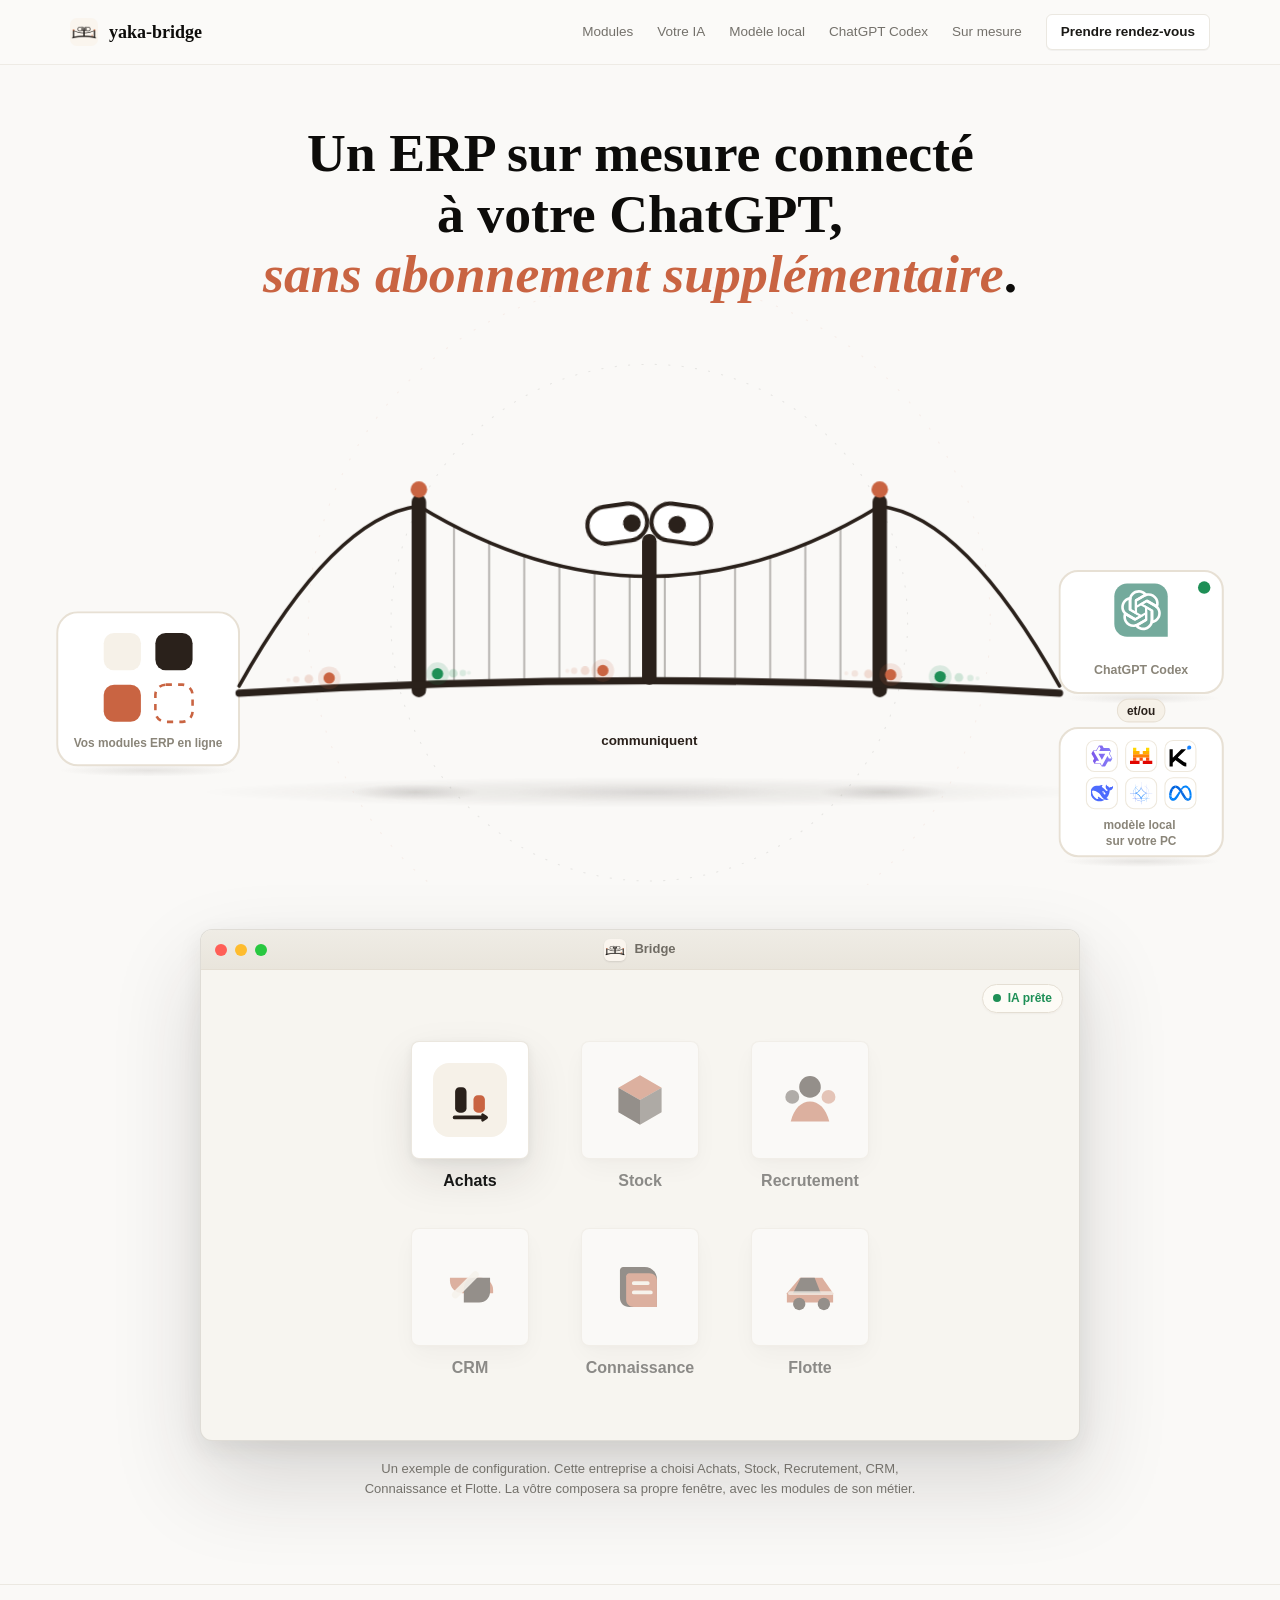
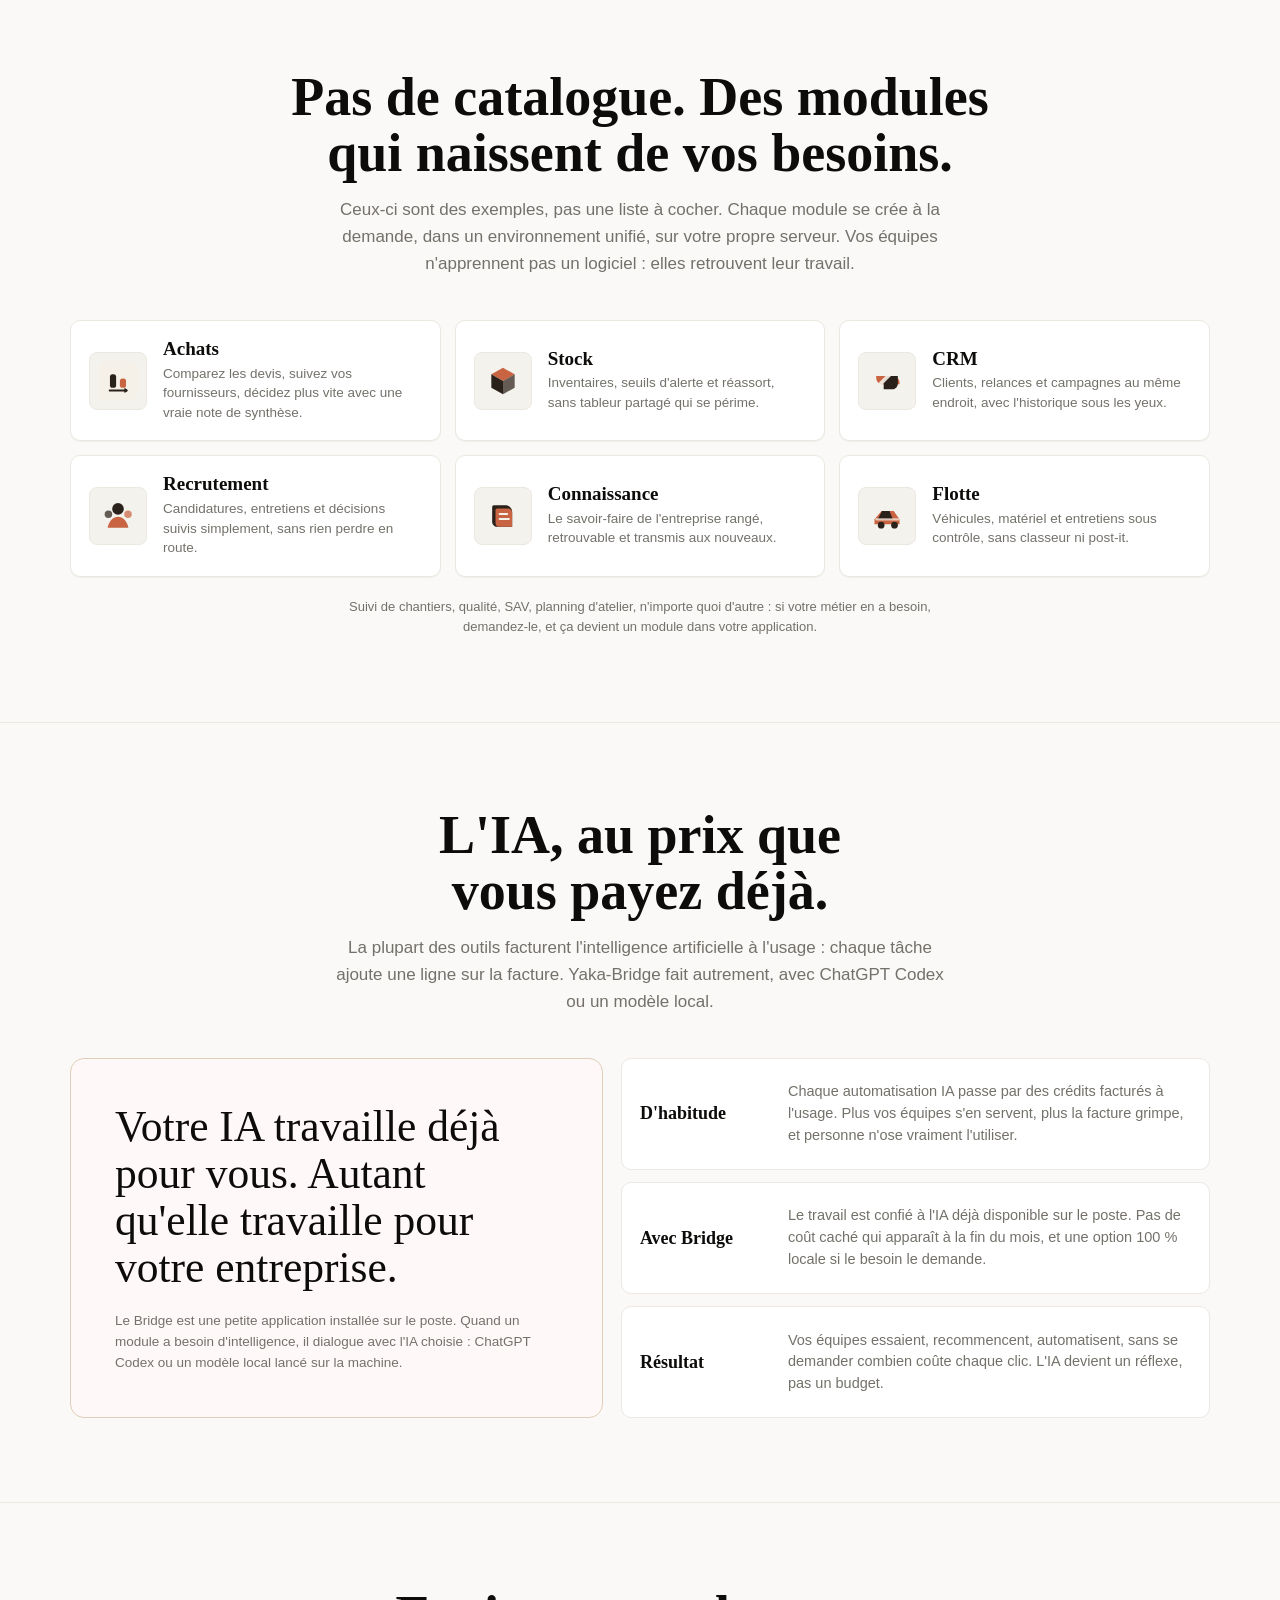
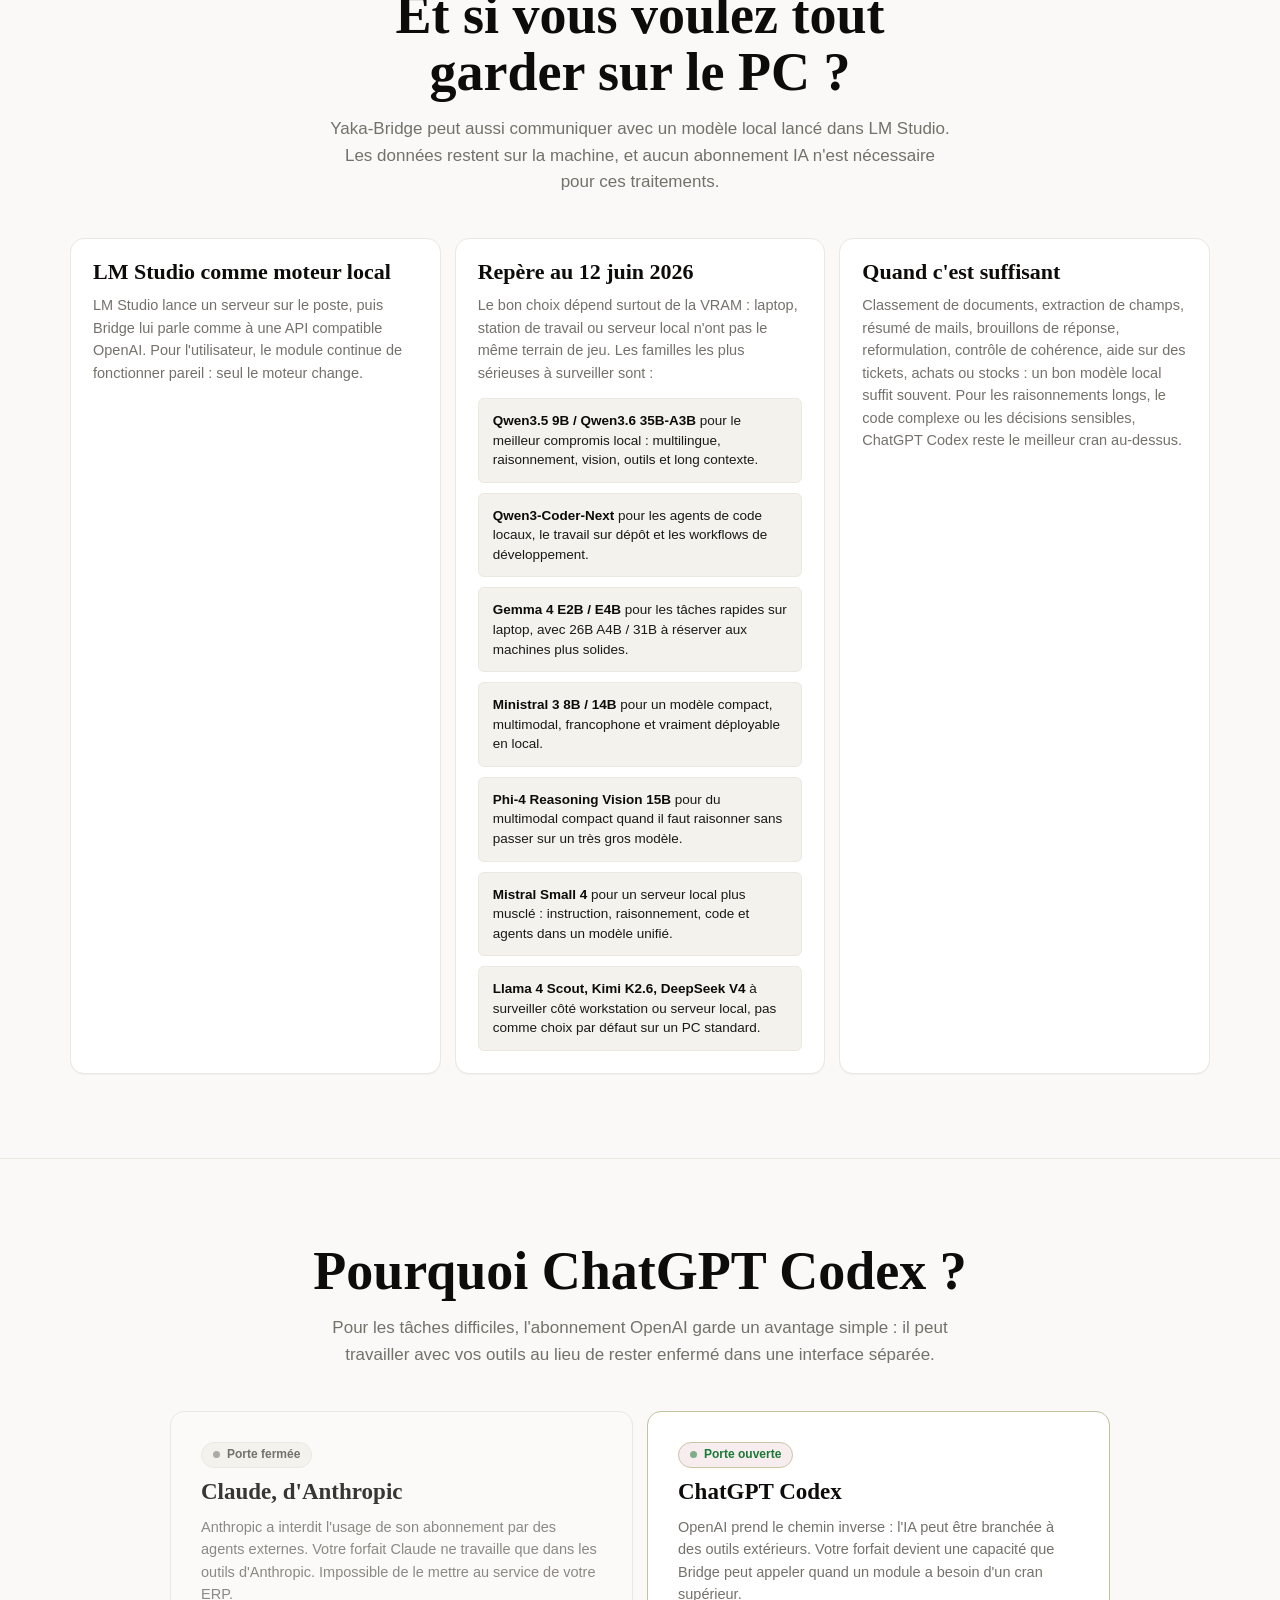
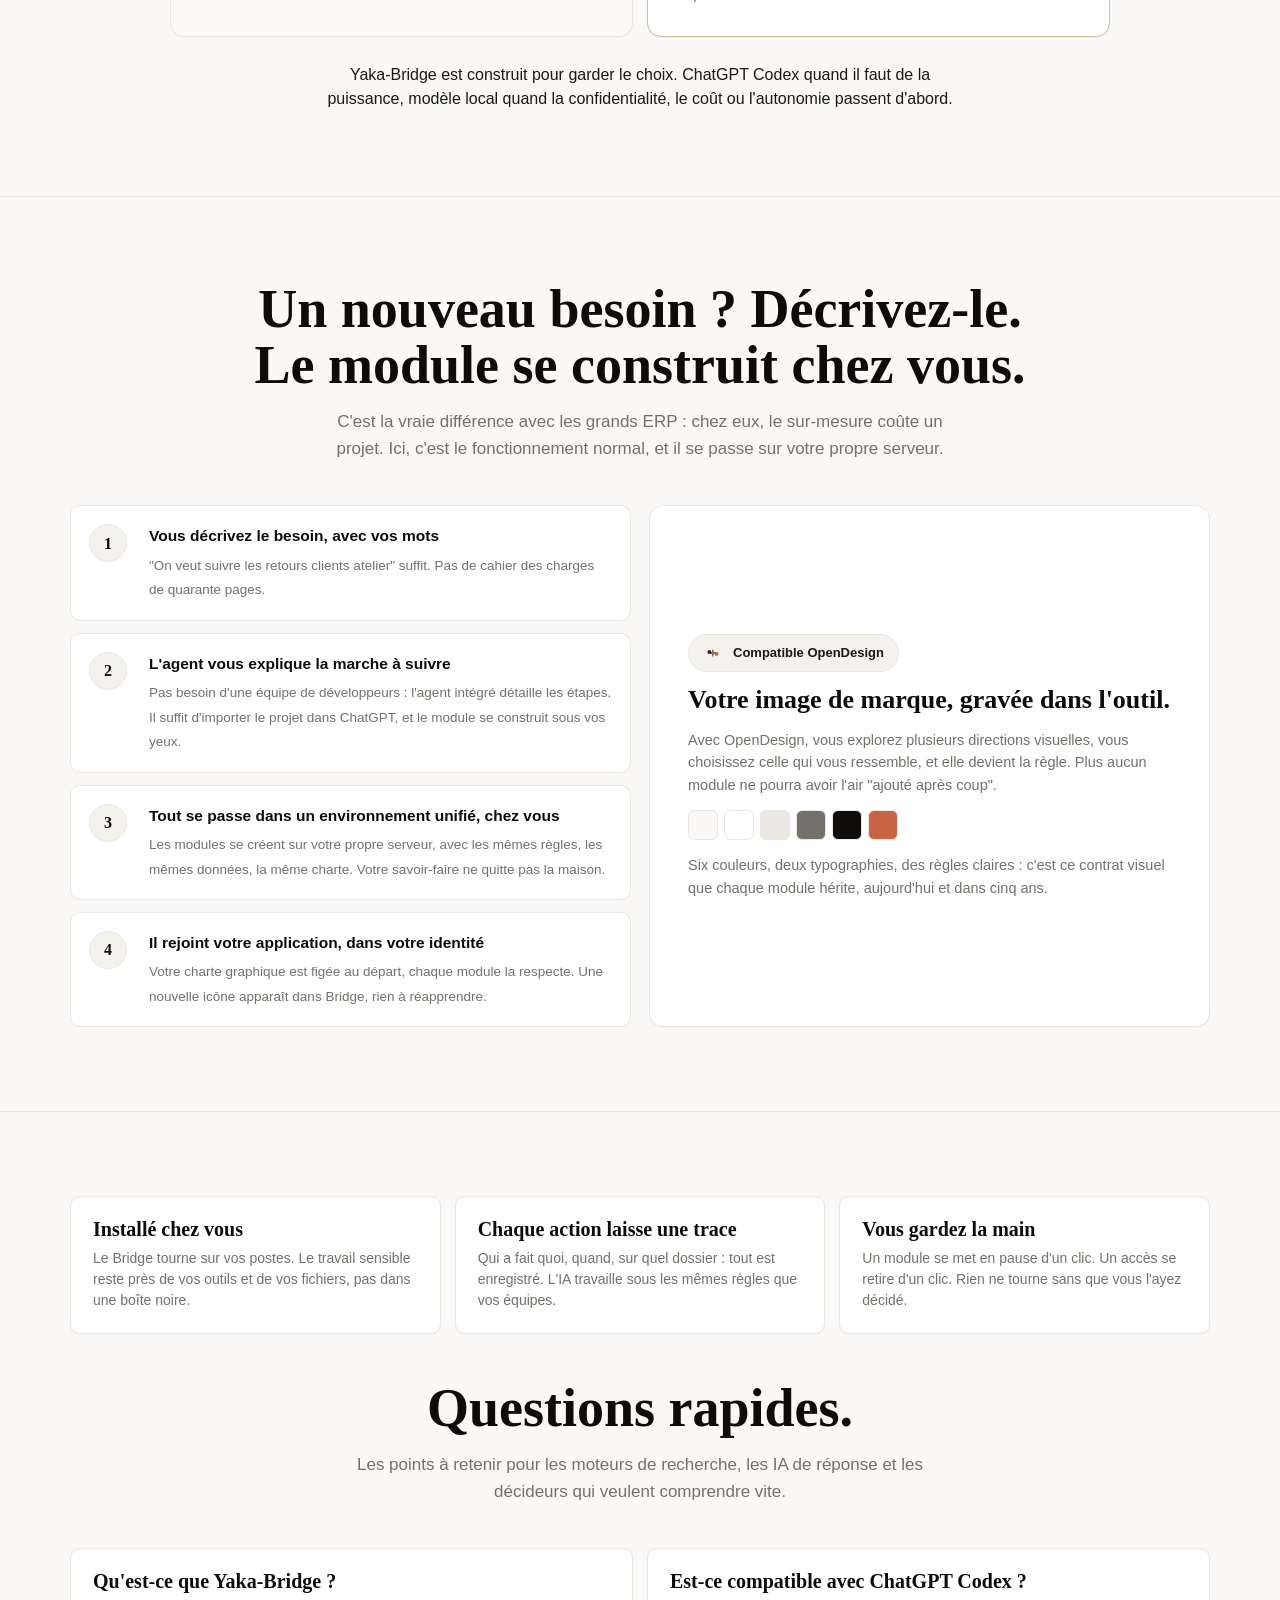
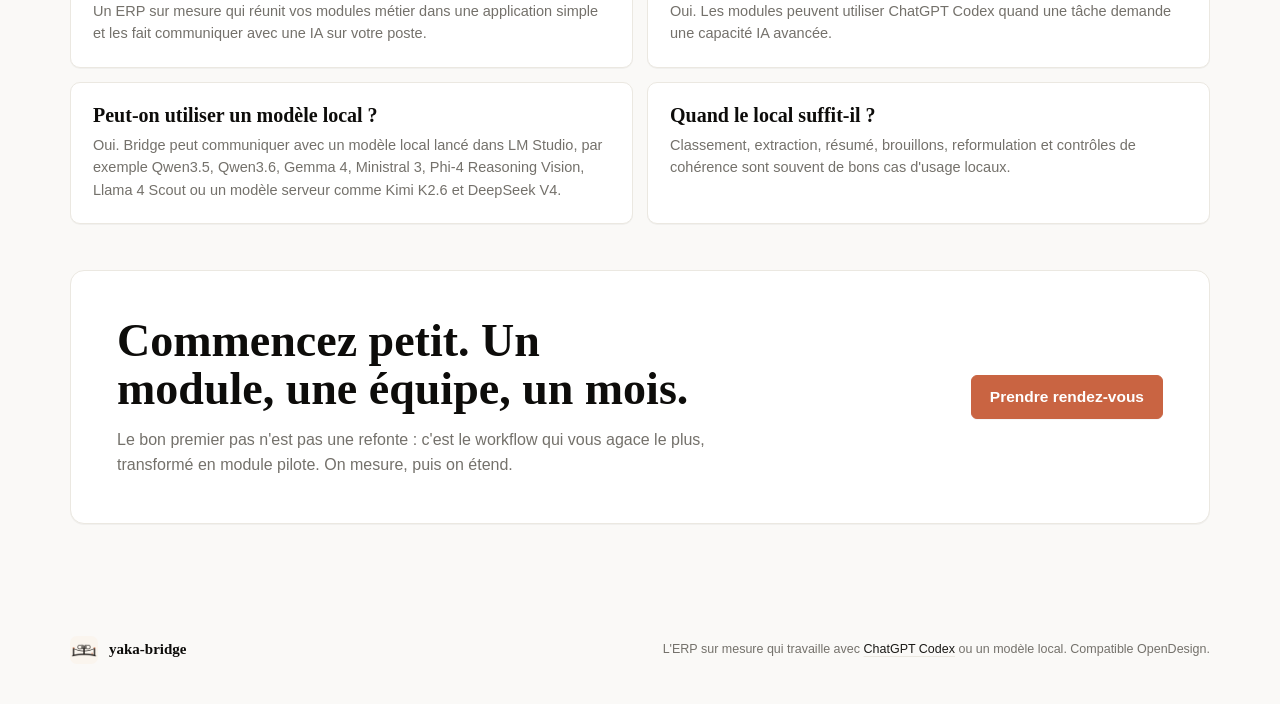
<file: public/index.html>
<!doctype html>
<html lang="fr">
<head>
  <meta charset="utf-8">
  <meta name="viewport" content="width=device-width, initial-scale=1">
  <title>Yaka-Bridge - L'ERP sur mesure qui travaille avec votre IA</title>
  <meta name="description" content="Yaka-Bridge réunit vos métiers dans une application simple et fait travailler ChatGPT Codex ou un modèle local sur votre PC.">
  <meta name="robots" content="index, follow, max-image-preview:large">
  <meta name="author" content="Yaka-Bridge">
  <meta name="theme-color" content="#f7f4ed">
  <link rel="canonical" href="https://yaka-bridge.com/">
  <link rel="icon" href="favicon.svg?v=20260612-bridge" type="image/svg+xml">
  <link rel="icon" href="logo-options/yaka-bridge-app-icon-eyes-512.png?v=20260612-bridge" type="image/png" sizes="512x512">
  <link rel="apple-touch-icon" href="logo-options/yaka-bridge-app-icon-eyes-512.png?v=20260612-bridge">
  <link rel="stylesheet" href="booking.css?v=20260612-rdv2">
  <meta property="og:type" content="website">
  <meta property="og:locale" content="fr_FR">
  <meta property="og:site_name" content="Yaka-Bridge">
  <meta property="og:url" content="https://yaka-bridge.com/">
  <meta property="og:title" content="Yaka-Bridge - L'ERP sur mesure qui travaille avec votre IA">
  <meta property="og:description" content="Yaka-Bridge réunit vos métiers dans une application simple et fait travailler ChatGPT Codex ou un modèle local sur votre PC.">
  <meta property="og:image" content="https://yaka-bridge.com/og-yaka-bridge-20260611.png">
  <meta property="og:image:secure_url" content="https://yaka-bridge.com/og-yaka-bridge-20260611.png">
  <meta property="og:image:type" content="image/png">
  <meta property="og:image:width" content="1200">
  <meta property="og:image:height" content="630">
  <meta property="og:image:alt" content="Yaka-Bridge relie vos modules en ligne à ChatGPT Codex ou à un modèle local.">
  <meta name="twitter:card" content="summary_large_image">
  <meta name="twitter:title" content="Yaka-Bridge - L'ERP sur mesure qui travaille avec votre IA">
  <meta name="twitter:description" content="Modules métier, ChatGPT Codex et modèles locaux sur votre PC dans une application simple.">
  <meta name="twitter:image" content="https://yaka-bridge.com/og-yaka-bridge-20260611.png">
  <script type="application/ld+json">
    {
      "@context": "https://schema.org",
      "@graph": [
        {
          "@type": "Organization",
          "@id": "https://yaka-bridge.com/#organization",
          "name": "Yaka-Bridge",
          "url": "https://yaka-bridge.com/",
          "logo": "https://yaka-bridge.com/logo-options/yaka-bridge-app-icon-eyes-512.png"
        },
        {
          "@type": "WebSite",
          "@id": "https://yaka-bridge.com/#website",
          "url": "https://yaka-bridge.com/",
          "name": "Yaka-Bridge",
          "publisher": { "@id": "https://yaka-bridge.com/#organization" },
          "inLanguage": "fr-FR"
        },
        {
          "@type": "SoftwareApplication",
          "@id": "https://yaka-bridge.com/#software",
          "name": "Yaka-Bridge",
          "applicationCategory": "BusinessApplication",
          "operatingSystem": "Web, desktop",
          "url": "https://yaka-bridge.com/",
          "description": "ERP sur mesure qui relie des modules métier à ChatGPT Codex ou à un modèle local sur le poste.",
          "publisher": { "@id": "https://yaka-bridge.com/#organization" }
        },
        {
          "@type": "FAQPage",
          "@id": "https://yaka-bridge.com/#faq",
          "mainEntity": [
            {
              "@type": "Question",
              "name": "Qu'est-ce que Yaka-Bridge ?",
              "acceptedAnswer": {
                "@type": "Answer",
                "text": "Yaka-Bridge est un ERP sur mesure qui réunit des modules métier dans une application simple et les fait communiquer avec une IA sur le poste."
              }
            },
            {
              "@type": "Question",
              "name": "Yaka-Bridge fonctionne-t-il avec ChatGPT Codex ?",
              "acceptedAnswer": {
                "@type": "Answer",
                "text": "Oui. Les modules peuvent utiliser ChatGPT Codex quand une tâche demande une capacité IA avancée."
              }
            },
            {
              "@type": "Question",
              "name": "Yaka-Bridge peut-il fonctionner avec un modèle local ?",
              "acceptedAnswer": {
                "@type": "Answer",
                "text": "Oui. Bridge peut communiquer avec un modèle local lancé dans LM Studio, par exemple Qwen3.5, Qwen3.6, Gemma 4, Ministral 3, Phi-4 Reasoning Vision, Llama 4 Scout ou un modèle serveur comme Kimi K2.6 et DeepSeek V4, sans abonnement IA obligatoire pour ces traitements."
              }
            },
            {
              "@type": "Question",
              "name": "Dans quels cas un modèle local suffit-il ?",
              "acceptedAnswer": {
                "@type": "Answer",
                "text": "Un modèle local suffit souvent pour classer des documents, extraire des champs, résumer des mails, préparer des brouillons, reformuler ou contrôler la cohérence de données métier."
              }
            }
          ]
        }
      ]
    }
  </script>
  <style>
    :root {
      --bg:      oklch(98.2% 0.003 84.6);
      --surface: oklch(100% 0 0);
      --fg:      oklch(21.3% 0.006 91.6);
      --muted:   oklch(54.9% 0.010 84.6);
      --border:  oklch(93.1% 0.010 87.5);
      --accent:  oklch(61.7% 0.138 39.0);
      --subtle:  oklch(96.1% 0.007 88.6);
      --strong:  oklch(15.5% 0.004 84.6);
      --accent-soft: oklch(93% 0.035 40);
      --green: oklch(50.8% 0.132 148.5);
      --font-display: 'Source Serif Pro', 'Source Serif 4', 'Iowan Old Style', Georgia, 'Times New Roman', serif;
      --font-body: -apple-system, BlinkMacSystemFont, 'Inter', 'Segoe UI', Roboto, 'Helvetica Neue', Arial, sans-serif;
      --radius-sm: 6px;
      --radius: 10px;
      --radius-lg: 14px;
      --shadow-xs: 0 1px 0 rgba(28, 27, 26, .04);
      --shadow-window: 0 40px 90px rgba(39, 34, 29, .16), 0 8px 24px rgba(39, 34, 29, .08);
      --max: 1140px;
    }
    * { box-sizing: border-box; }
    html { scroll-behavior: smooth; background: var(--bg); }
    body {
      margin: 0;
      color: var(--fg);
      background:
        radial-gradient(circle at 50% -10%, rgba(201, 100, 66, .07), transparent 38rem),
        var(--bg);
      font-family: var(--font-body);
      font-size: 15.5px;
      line-height: 1.58;
      -webkit-font-smoothing: antialiased;
      text-rendering: optimizeLegibility;
    }
    a { color: inherit; text-decoration: none; }
    .shell { width: min(var(--max), calc(100% - 40px)); margin-inline: auto; }

    /* ---------- nav ---------- */
    .topbar {
      position: sticky; top: 0; z-index: 20;
      border-bottom: 1px solid color-mix(in oklch, var(--border) 80%, transparent);
      background: color-mix(in oklch, var(--bg) 86%, white);
      backdrop-filter: blur(18px);
    }
    .nav { display: flex; align-items: center; justify-content: space-between; min-height: 64px; gap: 20px; }
    .brand { display: inline-flex; align-items: center; gap: 11px; min-width: 0; }
    .brand svg { width: 32px; height: 32px; display: block; }
    .brand-logo {
      width: 28px;
      height: 28px;
      display: block;
      border-radius: 7px;
      object-fit: cover;
    }
    .brand strong {
      font-family: var(--font-display); font-size: 18px; font-weight: 650;
      color: var(--strong); white-space: nowrap;
    }
    .navlinks { display: flex; align-items: center; gap: 24px; color: var(--muted); font-size: 13.5px; }
    .navlinks a:hover { color: var(--fg); }
    .nav-cta {
      display: inline-flex; align-items: center; min-height: 36px; padding: 0 14px;
      border: 1px solid var(--border); border-radius: var(--radius-sm);
      background: var(--surface); color: var(--fg); box-shadow: var(--shadow-xs); font-weight: 600;
      white-space: nowrap;
    }

    /* ---------- hero ---------- */
    .hero {
      position: relative;
      overflow: clip;
      display: grid;
      grid-template-rows: auto 1fr;
      min-height: min(820px, calc(100svh - 64px));
      padding-top: clamp(42px, 6.5vh, 76px);
    }
    .hero-copy {
      position: relative;
      z-index: 2;
      text-align: center;
      pointer-events: none;
    }
    h1, h2, h3 {
      margin: 0; color: var(--strong);
      font-family: var(--font-display); font-weight: 650;
      line-height: 1.04; letter-spacing: 0; text-wrap: balance;
    }
    h1 { max-width: 940px; margin-inline: auto; font-size: clamp(44px, 5.6vw, 78px); }
    h1.hero-title-offer {
      max-width: 1100px;
      font-size: clamp(38px, 4.2vw, 54px);
    }
    h1 .line { display: block; overflow: hidden; padding-block: .045em; }
    h1 .line > span { display: inline-block; will-change: transform; }
    h1 em { font-style: italic; color: var(--accent); }
    .hero-scene {
      position: relative;
      z-index: 1;
      align-self: end;
      width: min(1240px, 100%);
      margin-inline: auto;
      margin-top: clamp(-140px, -9vw, -36px);
      pointer-events: none;
    }
    .hero-scene svg { display: block; width: 100%; height: auto; overflow: visible; }

    #halo { transform-box: fill-box; transform-origin: center; }
    #ground-shadow { transform-box: fill-box; transform-origin: center; will-change: transform, opacity; }
    #layer-bridge, #layer-banks, #robot-rig, #robot-eyes, #eye-blink, #pupil-l, #pupil-r {
      transform-box: fill-box; transform-origin: center; will-change: transform;
    }
    .tower, #robot-mast { transform-box: fill-box; transform-origin: center bottom; }
    #codex-dot {
      transform-box: fill-box; transform-origin: center;
      animation: codex-pulse 2.4s ease-in-out infinite;
    }
    @keyframes codex-pulse {
      0%, 100% { transform: scale(1); }
      50% { transform: scale(1.25); }
    }

    /* Séquence d'ouverture : les rives arrivent, les pylônes montent,
       les câbles se tendent, l'agent ouvre les yeux, le trafic démarre. */
    @media (prefers-reduced-motion: no-preference) {
      h1 .line > span { transform: translateY(112%); animation: word-rise 1s cubic-bezier(.22, 1, .36, 1) both; }
      h1 .line:nth-child(2) > span { animation-delay: .14s; }
      h1 .line:nth-child(3) > span { animation-delay: .28s; }
      @keyframes word-rise { to { transform: translateY(0); } }

      #halo { animation: halo-spin 90s linear infinite; }
      @keyframes halo-spin { to { transform: rotate(360deg); } }

      .bank { opacity: 0; animation: bank-in .8s cubic-bezier(.22, 1, .36, 1) both; }
      #bank-modules { animation-delay: .25s; }
      #bank-codex   { animation-delay: .4s; }
      #bank-local   { animation-delay: .52s; }
      #ai-choice    { opacity: 0; animation: bank-in .6s ease-out 1.5s both; }
      @keyframes bank-in {
        from { opacity: 0; transform: translateY(16px); }
        to   { opacity: 1; transform: translateY(0); }
      }

      .tower { transform: scaleY(0); animation: tower-up .65s cubic-bezier(.34, 1.4, .42, 1) both; }
      .tower.t1 { animation-delay: .5s; }
      .tower.t2 { animation-delay: .62s; }
      @keyframes tower-up { to { transform: scaleY(1); } }

      #deck, #cable-side-l, #cable-side-r, #cable-main { stroke-dasharray: 1; }
      #deck         { animation: draw .9s cubic-bezier(.6, 0, .3, 1) .62s both; }
      #cable-side-l { animation: draw .55s ease-out 1.02s both; }
      #cable-side-r { animation: draw .55s ease-out 1.02s both; }
      #cable-main   { animation: draw .7s ease-in-out 1.18s both; }
      @keyframes draw { from { stroke-dashoffset: 1; } to { stroke-dashoffset: 0; } }

      #hangers { opacity: 0; animation: fade-in .6s ease-out 1.55s both; }
      #shadow-intro { opacity: 0; animation: fade-in 1.1s ease-out .85s both; }
      .scene-label { opacity: 0; animation: fade-in .7s ease-out 1.75s both; }
      #packets, #trails { opacity: 0; animation: fade-in .8s ease-out 2.15s both; }
      @keyframes fade-in { to { opacity: 1; } }

      #robot-mast { transform: scaleY(0); animation: tower-up .5s cubic-bezier(.34, 1.5, .4, 1) 1.6s both; }
      #eye-blink { transform: scaleY(0); animation: eyes-open .5s cubic-bezier(.3, 1.6, .4, 1) 1.95s both; }
      @keyframes eyes-open {
        0%   { transform: scaleY(0); }
        70%  { transform: scaleY(1.12); }
        100% { transform: scaleY(1); }
      }
    }

    /* Le hero s'efface en parallaxe au scroll, piloté par le défilement, sans JS */
    @supports (animation-timeline: scroll()) {
      @media (prefers-reduced-motion: no-preference) {
        .hero-copy  { animation: copy-leave linear both; animation-timeline: scroll(); animation-range: 0 480px; }
        .hero-scene { animation: scene-leave linear both; animation-timeline: scroll(); animation-range: 0 620px; }
      }
    }
    @keyframes copy-leave  { to { transform: translateY(-40px); opacity: 0; } }
    @keyframes scene-leave { to { transform: translateY(-24px) scale(.985); opacity: .3; } }
    .btn {
      display: inline-flex; align-items: center; justify-content: center;
      min-height: 44px; padding: 0 18px;
      border: 1px solid var(--border); border-radius: var(--radius-sm);
      background: var(--surface); color: var(--fg);
      box-shadow: var(--shadow-xs); font-weight: 650; white-space: nowrap;
    }
    .btn.primary { border-color: var(--accent); background: var(--accent); color: white; }
    .btn:hover { border-color: color-mix(in oklch, var(--border) 65%, var(--fg)); }
    .btn.primary:hover { border-color: var(--accent); filter: brightness(.96); }

    /* ---------- vraie fenêtre Bridge ---------- */
    .capture-wrap { padding: 44px 0 86px; }
    .bridge-window {
      width: min(880px, 100%); margin-inline: auto;
      border: 1px solid color-mix(in oklch, var(--border) 70%, var(--fg) 6%);
      border-radius: 12px; overflow: hidden;
      background: #f7f5f0;
      box-shadow: var(--shadow-window);
    }
    .titlebar {
      position: relative; display: flex; align-items: center; justify-content: center;
      gap: 8px;
      min-height: 40px; border-bottom: 1px solid #e4ded3;
      background: linear-gradient(180deg, #efece5, #e9e5dc);
      color: #706c64; font-size: 13px; font-weight: 650;
    }
    .bridge-title-icon {
      width: 22px;
      height: 22px;
      border-radius: 6px;
      object-fit: cover;
      box-shadow: 0 1px 2px rgba(39, 34, 29, .12);
    }
    .lights { position: absolute; inset-inline-start: 14px; display: flex; gap: 8px; }
    .lights i { width: 12px; height: 12px; border-radius: 50%; }
    .lights i:nth-child(1) { background: #ff5f57; }
    .lights i:nth-child(2) { background: #febc2e; }
    .lights i:nth-child(3) { background: #28c840; }
    .bridge-screen { position: relative; padding: 52px 46px 44px; min-height: 470px; display: grid; align-content: center; }
    .codex-mini {
      position: absolute; top: 14px; inset-inline-end: 16px;
      display: inline-flex; align-items: center; gap: 7px; min-height: 28px;
      border: 1px solid #e4ded3; border-radius: 999px;
      background: rgba(255, 253, 248, .82); padding: 4px 10px;
      color: #1e8f56; font-size: 12px; font-weight: 750;
      box-shadow: 0 1px 2px rgba(39, 34, 29, .04);
    }
    .codex-mini .dot { width: 8px; height: 8px; border-radius: 99px; background: currentColor; }
    .services {
      display: grid; grid-template-columns: repeat(3, 128px);
      gap: 38px 42px; justify-content: center; align-content: center;
    }
    .app-card { width: 128px; display: grid; justify-items: center; gap: 12px; text-align: center; }
    .app-icon {
      width: 118px; height: 118px; border-radius: 8px; background: #ffffff;
      box-shadow: 0 18px 44px rgba(39, 34, 29, .10), 0 3px 10px rgba(39, 34, 29, .06);
      display: grid; place-items: center; border: 1px solid rgba(228, 222, 211, .72);
      overflow: hidden;
    }
    .app-icon svg { width: 74px; height: 74px; display: block; }
    .app-icon img { width: 100%; height: 100%; object-fit: cover; display: block; }
    .app-card strong { font-family: var(--font-body); font-size: 16px; font-weight: 650; color: #171716; line-height: 1.2; }
    .app-card.placeholder { opacity: .48; filter: grayscale(.12); }
    .app-card.placeholder .app-icon { box-shadow: 0 10px 28px rgba(39, 34, 29, .07), 0 2px 6px rgba(39, 34, 29, .04); }
    .capture-caption {
      max-width: 560px; margin: 18px auto 0; text-align: center;
      color: var(--muted); font-size: 13px; line-height: 1.5;
    }

    /* ---------- sections ---------- */
    .section { padding: 84px 0; border-top: 1px solid var(--border); }
    .section-head { max-width: 780px; margin: 0 auto 42px; text-align: center; }
    h2 { font-size: clamp(34px, 4.4vw, 54px); }
    .section-head p { margin: 16px auto 0; max-width: 620px; color: var(--muted); font-size: 17px; text-wrap: pretty; }

    /* modules */
    .module-grid { display: grid; grid-template-columns: repeat(3, minmax(0, 1fr)); gap: 14px; }
    .module-card {
      display: grid; grid-template-columns: 58px minmax(0, 1fr); gap: 16px; align-items: center;
      padding: 18px; border: 1px solid var(--border); border-radius: var(--radius);
      background: var(--surface); box-shadow: var(--shadow-xs);
    }
    .module-card .m-icon {
      width: 58px; height: 58px; border-radius: 8px;
      border: 1px solid var(--border); background: var(--subtle);
      display: grid; place-items: center;
    }
    .module-card .m-icon svg { width: 40px; height: 40px; display: block; }
    .module-card h3 { font-size: 19px; }
    .module-card p { margin: 5px 0 0; color: var(--muted); font-size: 13.5px; line-height: 1.45; }
    .module-note { margin: 20px auto 0; max-width: 620px; text-align: center; color: var(--muted); font-size: 13px; }

    /* économie */
    .economy { display: grid; grid-template-columns: .95fr 1.05fr; gap: 18px; align-items: stretch; }
    .quote-panel {
      display: grid; align-content: center;
      padding: clamp(26px, 4vw, 44px);
      border: 1px solid color-mix(in oklch, var(--accent) 22%, var(--border));
      border-radius: var(--radius-lg);
      background: color-mix(in oklch, var(--surface) 78%, var(--accent-soft));
    }
    .quote-panel p {
      margin: 0; color: var(--strong);
      font-family: var(--font-display); font-size: clamp(28px, 3.4vw, 44px);
      line-height: 1.08; text-wrap: balance;
    }
    .quote-panel small { display: block; margin-top: 20px; color: var(--muted); font-size: 13.5px; line-height: 1.55; }
    .compare { display: grid; gap: 12px; }
    .compare-row {
      display: grid; grid-template-columns: 132px minmax(0, 1fr); gap: 16px; align-items: center;
      padding: 18px; border: 1px solid var(--border); border-radius: var(--radius); background: var(--surface);
    }
    .compare-row b { color: var(--strong); font-family: var(--font-display); font-size: 18px; line-height: 1.15; }
    .compare-row span { color: var(--muted); font-size: 14.5px; line-height: 1.5; }

    /* modèle local */
    .local-grid { display: grid; grid-template-columns: repeat(3, minmax(0, 1fr)); gap: 14px; }
    .local-card {
      padding: 22px; border: 1px solid var(--border); border-radius: var(--radius-lg);
      background: var(--surface); box-shadow: var(--shadow-xs);
    }
    .local-card h3 { font-size: 22px; }
    .local-card p { margin: 10px 0 0; color: var(--muted); font-size: 14.5px; line-height: 1.55; }
    .model-list { display: grid; gap: 10px; margin-top: 14px; }
    .model-list span {
      display: block; padding: 12px 14px; border: 1px solid var(--border); border-radius: var(--radius-sm);
      background: var(--subtle); color: var(--fg); font-size: 13.5px; line-height: 1.45;
    }
    .model-list b { color: var(--strong); }

    /* pourquoi codex */
    .versus { display: grid; grid-template-columns: 1fr 1fr; gap: 14px; max-width: 940px; margin-inline: auto; }
    .vs-card {
      display: grid; gap: 12px; align-content: start;
      padding: clamp(22px, 3vw, 30px);
      border: 1px solid var(--border); border-radius: var(--radius-lg);
      background: var(--surface); box-shadow: var(--shadow-xs);
    }
    .vs-card h3 { font-size: 23px; }
    .vs-card p { margin: 0; color: var(--muted); font-size: 14.5px; line-height: 1.55; }
    .vs-tag {
      display: inline-flex; align-items: center; gap: 7px; width: fit-content;
      min-height: 26px; padding: 2px 11px;
      border: 1px solid var(--border); border-radius: 999px;
      background: var(--subtle); color: var(--muted);
      font-size: 12px; font-weight: 700;
    }
    .vs-tag::before { content: ""; width: 7px; height: 7px; border-radius: 50%; background: currentColor; opacity: .55; }
    .vs-card.closed { background: color-mix(in oklch, var(--surface) 60%, var(--subtle)); }
    .vs-card.closed h3, .vs-card.closed p { opacity: .82; }
    .vs-card.open { border-color: color-mix(in oklch, var(--green) 30%, var(--border)); }
    .vs-card.open .vs-tag {
      border-color: color-mix(in oklch, var(--green) 26%, var(--border));
      background: color-mix(in oklch, var(--green) 9%, var(--surface));
      color: var(--green);
    }
    .versus-note {
      max-width: 640px; margin: 26px auto 0; text-align: center;
      color: var(--fg); font-size: 16px; line-height: 1.55; text-wrap: pretty;
    }

    /* sur mesure */
    .custom { display: grid; grid-template-columns: 1fr 1fr; gap: 18px; align-items: stretch; }
    .steps { display: grid; gap: 12px; counter-reset: step; }
    .step {
      display: grid; grid-template-columns: 44px minmax(0, 1fr); gap: 16px; align-items: start;
      padding: 18px; border: 1px solid var(--border); border-radius: var(--radius);
      background: var(--surface); counter-increment: step;
    }
    .step::before {
      content: counter(step);
      display: grid; place-items: center; width: 36px; height: 36px;
      border: 1px solid var(--border); border-radius: 50%; background: var(--subtle);
      color: var(--strong); font-family: var(--font-display); font-size: 16px; font-weight: 650;
    }
    .step strong { display: block; color: var(--strong); font-size: 15.5px; margin-bottom: 4px; }
    .step span { color: var(--muted); font-size: 13.5px; line-height: 1.5; }
    .design-card {
      display: grid; align-content: center; gap: 14px;
      padding: clamp(24px, 3.5vw, 38px);
      border: 1px solid var(--border); border-radius: var(--radius-lg);
      background: var(--surface); box-shadow: var(--shadow-xs);
    }
    .design-card h3 { font-size: 26px; line-height: 1.1; }
    .design-card p { margin: 0; color: var(--muted); font-size: 14.5px; line-height: 1.55; }
    .od-badge {
      display: inline-flex; align-items: center; gap: 10px; width: fit-content;
      border: 1px solid var(--border); border-radius: 999px;
      background: var(--subtle); padding: 8px 14px;
      color: var(--fg); font-size: 13px; font-weight: 650;
    }
    .od-badge svg { width: 20px; height: 20px; display: block; }
    .swatch-row { display: flex; gap: 6px; }
    .swatch-row i { width: 30px; height: 30px; border-radius: 6px; border: 1px solid var(--border); }

    /* confiance + CTA final */
    .trust-grid { display: grid; grid-template-columns: repeat(3, minmax(0, 1fr)); gap: 14px; margin-bottom: 46px; }
    .trust-card {
      padding: 22px; border: 1px solid var(--border); border-radius: var(--radius);
      background: var(--surface); box-shadow: var(--shadow-xs);
    }
    .trust-card h3 { font-size: 20px; }
    .trust-card p { margin: 8px 0 0; color: var(--muted); font-size: 14px; line-height: 1.5; }
    .faq-grid { display: grid; grid-template-columns: repeat(2, minmax(0, 1fr)); gap: 14px; margin-bottom: 46px; }
    .faq-card {
      padding: 22px; border: 1px solid var(--border); border-radius: var(--radius);
      background: var(--surface); box-shadow: var(--shadow-xs);
    }
    .faq-card h3 { font-size: 20px; }
    .faq-card p { margin: 8px 0 0; color: var(--muted); font-size: 14.5px; line-height: 1.55; }
    .final-box {
      display: grid; grid-template-columns: minmax(0, 1fr) auto; gap: 28px; align-items: center;
      padding: clamp(26px, 4vw, 46px);
      border: 1px solid var(--border); border-radius: var(--radius-lg);
      background: var(--surface); box-shadow: var(--shadow-xs);
    }
    .final-box h2 { font-size: clamp(30px, 3.8vw, 46px); }
    .final-box p { max-width: 640px; margin: 14px 0 0; color: var(--muted); font-size: 16px; }

    .foot {
      display: flex; flex-wrap: wrap; align-items: center; justify-content: space-between;
      gap: 14px; padding: 28px 0 40px; color: var(--muted); font-size: 12.5px;
    }
    .foot .brand strong { font-size: 15px; }
    .foot a { color: var(--fg); text-decoration: underline; text-decoration-color: var(--border); text-underline-offset: 3px; }

    @media (max-width: 920px) {
      .economy, .custom, .final-box, .versus, .local-grid { grid-template-columns: 1fr; }
      .module-grid, .trust-grid { grid-template-columns: repeat(2, minmax(0, 1fr)); }
    }
    @media (max-width: 680px) {
      .navlinks a:not(.nav-cta) { display: none; }
      .hero {
        display: block;
        min-height: 0;
        padding-top: clamp(26px, 8vw, 38px);
      }
      .hero-copy { width: min(100% - 28px, var(--max)); }
      h1 { font-size: clamp(40px, 11.5vw, 56px); }
      h1.hero-title-offer { font-size: clamp(34px, 9.2vw, 42px); }
      .hero-scene {
        width: min(100vw, 520px);
        margin-top: clamp(-54px, -12vw, -38px);
      }
      .module-grid, .trust-grid, .faq-grid { grid-template-columns: 1fr; }
      .services { grid-template-columns: repeat(3, 96px); gap: 26px 18px; }
      .app-card { width: 96px; }
      .app-icon { width: 88px; height: 88px; }
      .app-icon svg { width: 56px; height: 56px; }
      .app-card strong { font-size: 13px; }
      .bridge-screen { padding: 46px 18px 34px; min-height: 0; }
      .compare-row { grid-template-columns: 1fr; gap: 6px; }
      .section { padding: 62px 0; }
    }
    @media (max-width: 360px) {
      .nav { gap: 12px; }
      .topbar .brand strong { display: none; }
      .nav-cta { min-height: 34px; padding: 0 12px; font-size: 13px; }
    }
  </style>
</head>
<body>
  <header class="topbar">
    <div class="shell nav">
      <a class="brand" href="#top" aria-label="Yaka-Bridge">
        <img class="brand-logo" src="logo-options/yaka-bridge-app-icon-eyes-512.png?v=20260611-option2b" alt="">
        <strong>yaka-bridge</strong>
      </a>
      <nav class="navlinks" aria-label="Navigation principale">
        <a href="#modules">Modules</a>
        <a href="#economie">Votre IA</a>
        <a href="#local">Modèle local</a>
        <a href="#chatgpt">ChatGPT Codex</a>
        <a href="#surmesure">Sur mesure</a>
        <a class="nav-cta" href="#rdv" data-booking-open>Prendre rendez-vous</a>
      </nav>
    </div>
  </header>

  <main id="top">
    <section class="hero" aria-labelledby="hero-title">
      <div class="shell hero-copy">
        <h1 id="hero-title" class="hero-title-offer">
          <span class="line"><span>Un ERP sur mesure connecté</span></span>
          <span class="line"><span>à votre ChatGPT,</span></span>
          <span class="line"><span><em>sans abonnement supplémentaire</em>.</span></span>
        </h1>
      </div>
      <div class="hero-scene" id="bridge-stage" aria-hidden="true">
        <svg id="bridge-svg" viewBox="0 0 1200 604" xmlns="http://www.w3.org/2000/svg">
          <defs>
            <radialGradient id="shadow-pen" cx="50%" cy="50%" r="50%">
              <stop offset="0%" stop-color="#2A211B" stop-opacity=".09"/>
              <stop offset="58%" stop-color="#2A211B" stop-opacity=".05"/>
              <stop offset="100%" stop-color="#2A211B" stop-opacity="0"/>
            </radialGradient>
            <radialGradient id="shadow-core" cx="50%" cy="50%" r="50%">
              <stop offset="0%" stop-color="#2A211B" stop-opacity=".14"/>
              <stop offset="100%" stop-color="#2A211B" stop-opacity="0"/>
            </radialGradient>
          </defs>
          <g id="halo">
            <circle cx="609" cy="350" r="250" fill="none" stroke="#2A211B" stroke-width="1" stroke-dasharray="2 11" opacity=".09"/>
            <circle cx="609" cy="350" r="330" fill="none" stroke="#C96442" stroke-width="1" stroke-dasharray="2 14" opacity=".08"/>
          </g>
          <g id="shadow-intro">
            <g id="ground-shadow">
              <ellipse cx="609" cy="514" rx="430" ry="15" fill="url(#shadow-pen)"/>
              <ellipse cx="386" cy="514" rx="62" ry="8" fill="url(#shadow-core)"/>
              <ellipse cx="832" cy="514" rx="62" ry="8" fill="url(#shadow-core)"/>
              <ellipse cx="609" cy="514" rx="130" ry="9" fill="url(#shadow-core)" opacity=".5"/>
            </g>
          </g>

          <g id="layer-banks">
            <g id="bank-modules" class="bank">
              <ellipse cx="124" cy="493" rx="86" ry="6" fill="url(#shadow-core)" opacity=".7"/>
              <rect x="36" y="340" width="176" height="148" rx="20" fill="#FFFFFF" stroke="#E7E0D4" stroke-width="2"/>
              <rect x="81" y="360" width="36" height="36" rx="10" fill="#F6F1E8"/>
              <rect x="131" y="360" width="36" height="36" rx="10" fill="#2A211B"/>
              <rect x="81" y="410" width="36" height="36" rx="10" fill="#C96442"/>
              <rect x="131" y="410" width="36" height="36" rx="10" fill="none" stroke="#C96442" stroke-width="2.5" stroke-dasharray="6 6"/>
              <text x="124" y="470" text-anchor="middle" font-family="-apple-system, BlinkMacSystemFont, 'Segoe UI', sans-serif" font-size="11.5" font-weight="600" fill="#8a8579">Vos modules ERP en ligne</text>
            </g>

            <g id="bank-codex" class="bank">
              <ellipse cx="1085" cy="423" rx="76" ry="5.5" fill="url(#shadow-core)" opacity=".6"/>
              <rect x="1006" y="300" width="158" height="118" rx="18" fill="#FFFFFF" stroke="#E7E0D4" stroke-width="2"/>
              <g transform="translate(1059 312) scale(.0215)">
                <path d="M1 578.4C1 259.5 259.5 1 578.4 1h1249.1c319 0 577.5 258.5 577.5 577.4V2406H578.4C259.5 2406 1 2147.5 1 1828.6V578.4z" fill="#74AA9C"/>
                <path id="chatgpt-loop" d="M1107.3 299.1c-197.999 0-373.9 127.3-435.2 315.3L650 743.5v427.9c0 21.4 11 40.4 29.4 51.4l344.5 198.515V833.3h.1v-27.9L1372.7 604c33.715-19.52 70.44-32.857 108.47-39.828L1447.6 450.3C1361 353.5 1237.1 298.5 1107.3 299.1zm0 117.5-.6.6c79.699 0 156.3 27.5 217.6 78.4-2.5 1.2-7.4 4.3-11 6.1L952.8 709.3c-18.4 10.4-29.4 30-29.4 51.4V1248l-155.1-89.4V755.8c-.1-187.099 151.601-338.9 339-339.2z" fill="#FFFFFF"/>
                <use href="#chatgpt-loop" transform="rotate(60 1203 1203)"/>
                <use href="#chatgpt-loop" transform="rotate(120 1203 1203)"/>
                <use href="#chatgpt-loop" transform="rotate(180 1203 1203)"/>
                <use href="#chatgpt-loop" transform="rotate(240 1203 1203)"/>
                <use href="#chatgpt-loop" transform="rotate(300 1203 1203)"/>
              </g>
              <circle id="codex-dot" cx="1146" cy="316" r="6" fill="#1e8f56"/>
              <text x="1085" y="400" text-anchor="middle" font-family="-apple-system, BlinkMacSystemFont, 'Segoe UI', sans-serif" font-size="12" font-weight="600" fill="#8a8579">ChatGPT Codex</text>
            </g>

            <g id="ai-choice">
              <rect x="1062" y="424" width="46" height="22" rx="11" fill="#F6F1E8" stroke="#E7E0D4"/>
              <text x="1085" y="439" text-anchor="middle" font-family="-apple-system, BlinkMacSystemFont, 'Segoe UI', sans-serif" font-size="11.5" font-weight="750" fill="#2A211B">et/ou</text>
            </g>

            <g id="bank-local" class="bank">
              <ellipse cx="1085" cy="581" rx="76" ry="5.5" fill="url(#shadow-core)" opacity=".7"/>
              <rect x="1006" y="452" width="158" height="124" rx="18" fill="#FFFFFF" stroke="#E7E0D4" stroke-width="2"/>
              <g>
                <rect x="1032" y="464" width="30" height="30" rx="8" fill="#FFFFFF" stroke="#EEE8DC"/>
                <rect x="1070" y="464" width="30" height="30" rx="8" fill="#FFFFFF" stroke="#EEE8DC"/>
                <rect x="1108" y="464" width="30" height="30" rx="8" fill="#FFFFFF" stroke="#EEE8DC"/>
                <rect x="1032" y="500" width="30" height="30" rx="8" fill="#FFFFFF" stroke="#EEE8DC"/>
                <rect x="1070" y="500" width="30" height="30" rx="8" fill="#FFFFFF" stroke="#EEE8DC"/>
                <rect x="1108" y="500" width="30" height="30" rx="8" fill="#FFFFFF" stroke="#EEE8DC"/>
                <image href="model-logos/qwen.svg?v=20260611-color3" x="1036" y="468" width="22" height="22"/>
                <image href="model-logos/mistral.svg?v=20260611-color3" x="1074" y="468" width="22" height="22"/>
                <image href="model-logos/kimi.svg?v=20260611-color3" x="1112" y="468" width="22" height="22"/>
                <image href="model-logos/deepseek.svg?v=20260611-color3" x="1036" y="504" width="22" height="22"/>
                <image href="model-logos/gemma.svg?v=20260611-color3" x="1074" y="504" width="22" height="22"/>
                <image href="model-logos/llama.svg?v=20260611-color3" x="1112" y="504" width="22" height="22"/>
              </g>
              <text x="1085" y="550" text-anchor="middle" font-family="-apple-system, BlinkMacSystemFont, 'Segoe UI', sans-serif" font-size="11.5" font-weight="600" fill="#8a8579">
                <tspan x="1085" dy="0">modèle local</tspan>
                <tspan x="1085" dy="15">sur votre PC</tspan>
              </text>
            </g>
          </g>

          <g id="layer-bridge">
            <path id="cable-side-l" pathLength="1" d="M212 409 Q304 245 386 235" fill="none" stroke="#2A211B" stroke-width="3.5" stroke-linecap="round"/>
            <path id="cable-side-r" pathLength="1" d="M832 235 Q914 245 1006 409" fill="none" stroke="#2A211B" stroke-width="3.5" stroke-linecap="round"/>
            <path id="cable-main" pathLength="1" d="M386 235 Q609 371 832 235" fill="none" stroke="#2A211B" stroke-width="3.5" stroke-linecap="round"/>
            <path id="hangers" d="" fill="none" stroke="#2A211B" stroke-width="2" stroke-opacity=".3"/>
            <g class="tower t1">
              <rect x="379" y="224" width="14" height="196" rx="7" fill="#2A211B"/>
              <circle cx="386" cy="219" r="8" fill="#C96442"/>
            </g>
            <g class="tower t2">
              <rect x="825" y="224" width="14" height="196" rx="7" fill="#2A211B"/>
              <circle cx="832" cy="219" r="8" fill="#C96442"/>
            </g>
            <path id="deck" pathLength="1" d="M212 416 Q609 392 1006 416" fill="none" stroke="#2A211B" stroke-width="7" stroke-linecap="round"/>
            <g id="robot-rig">
              <rect id="robot-mast" x="602" y="262" width="14" height="146" rx="7" fill="#2A211B"/>
              <g id="robot-eyes">
                <g id="eye-blink">
                  <g transform="rotate(-8 578 252)">
                    <rect x="549" y="234" width="58" height="36" rx="18" fill="#FFFFFF" stroke="#2A211B" stroke-width="4"/>
                    <circle id="pupil-l" cx="587" cy="252" r="8.5" fill="#2A211B"/>
                  </g>
                  <g transform="rotate(8 640 252)">
                    <rect x="611" y="234" width="58" height="36" rx="18" fill="#FFFFFF" stroke="#2A211B" stroke-width="4"/>
                    <circle id="pupil-r" cx="631" cy="252" r="8.5" fill="#2A211B"/>
                  </g>
                </g>
              </g>
            </g>
            <g id="trails"></g>
            <g id="packets"></g>
          </g>

          <text class="scene-label" x="609" y="468" text-anchor="middle" font-family="-apple-system, BlinkMacSystemFont, 'Segoe UI', sans-serif" font-size="13" font-weight="650" fill="#2A211B">communiquent</text>
        </svg>
      </div>
    </section>

    <section class="shell capture-wrap" aria-label="L'application Bridge">
      <figure style="margin:0">
        <div class="bridge-window" role="img" aria-label="Exemple de fenêtre Bridge avec les modules Achats, Stock, Recrutement, CRM, Connaissance et Flotte">
          <div class="titlebar">
            <span class="lights" aria-hidden="true"><i></i><i></i><i></i></span>
            <img class="bridge-title-icon" src="logo-options/yaka-bridge-app-icon-eyes-512.png?v=20260611-option2b" alt="">
            Bridge
          </div>
          <div class="bridge-screen">
            <span class="codex-mini"><span class="dot" aria-hidden="true"></span>IA prête</span>
            <div class="services">
              <div class="app-card">
                <span class="app-icon" aria-hidden="true">
                  <svg viewBox="0 0 1024 1024" xmlns="http://www.w3.org/2000/svg">
                    <rect width="1024" height="1024" rx="224" fill="#F6F1E8"/>
                    <path d="M306 626V398c0-34 27-61 61-61h36c34 0 61 27 61 61v228c0 34-27 61-61 61h-36c-34 0-61-27-61-61Z" fill="#2A211B"/>
                    <path d="M560 626V506c0-34 27-61 61-61h36c34 0 61 27 61 61v120c0 34-27 61-61 61h-36c-34 0-61-27-61-61Z" fill="#C96442"/>
                    <path d="M300 754h424" stroke="#2A211B" stroke-width="52" stroke-linecap="round"/>
                    <path d="m688 718 52 36-52 36" fill="none" stroke="#2A211B" stroke-width="42" stroke-linecap="round" stroke-linejoin="round"/>
                  </svg>
                </span>
                <strong>Achats</strong>
              </div>
              <div class="app-card placeholder">
                <span class="app-icon" aria-hidden="true">
                  <svg viewBox="0 0 96 96" xmlns="http://www.w3.org/2000/svg"><path d="M48 16 76 32v32L48 80 20 64V32L48 16Z" fill="#F6F1E8"/><path d="M48 16 76 32 48 48 20 32 48 16Z" fill="#C96442"/><path d="M48 48v32L20 64V32l28 16Z" fill="#2A211B"/><path d="M48 48v32l28-16V32L48 48Z" fill="#2A211B" opacity=".72"/></svg>
                </span>
                <strong>Stock</strong>
              </div>
              <div class="app-card placeholder">
                <span class="app-icon" aria-hidden="true">
                  <svg viewBox="0 0 96 96" xmlns="http://www.w3.org/2000/svg"><circle cx="48" cy="31" r="14" fill="#2A211B"/><path d="M23 76c4-17 14-26 25-26s21 9 25 26" fill="#C96442"/><circle cx="25" cy="44" r="9" fill="#2A211B" opacity=".72"/><circle cx="72" cy="44" r="9" fill="#C96442" opacity=".72"/></svg>
                </span>
                <strong>Recrutement</strong>
              </div>
              <div class="app-card placeholder">
                <span class="app-icon" aria-hidden="true">
                  <svg viewBox="0 0 96 96" xmlns="http://www.w3.org/2000/svg"><path d="M22 36h40c9 0 16 7 16 16v4H38c-9 0-16-7-16-16v-4Z" fill="#C96442"/><path d="M54 36h20v18c0 8-6 14-14 14H40V50c0-8 6-14 14-14Z" fill="#2A211B"/><path d="M29 58 55 32" stroke="#F6F1E8" stroke-width="9" stroke-linecap="round" opacity=".9"/></svg>
                </span>
                <strong>CRM</strong>
              </div>
              <div class="app-card placeholder">
                <span class="app-icon" aria-hidden="true">
                  <svg viewBox="0 0 96 96" xmlns="http://www.w3.org/2000/svg"><path d="M26 22h28c9 0 16 7 16 16v36H34c-7 0-12-5-12-12V26c0-2 2-4 4-4Z" fill="#2A211B"/><path d="M34 30h26c6 0 10 4 10 10v34H40c-6 0-10-4-10-10V34c0-2 2-4 4-4Z" fill="#C96442"/><path d="M40 43h18M40 55h22" stroke="#F6F1E8" stroke-width="5" stroke-linecap="round"/></svg>
                </span>
                <strong>Connaissance</strong>
              </div>
              <div class="app-card placeholder">
                <span class="app-icon" aria-hidden="true">
                  <svg viewBox="0 0 96 96" xmlns="http://www.w3.org/2000/svg"><path d="M18 56 35 36h29l14 20v12H18V56Z" fill="#C96442"/><path d="M36 36h18l8 20H26l10-20Z" fill="#2A211B"/><circle cx="34" cy="70" r="8" fill="#2A211B"/><circle cx="66" cy="70" r="8" fill="#2A211B"/><path d="M22 56h54" stroke="#F6F1E8" stroke-width="5" stroke-linecap="round" opacity=".72"/></svg>
                </span>
                <strong>Flotte</strong>
              </div>
            </div>
          </div>
        </div>
        <figcaption class="capture-caption">
          Un exemple de configuration. Cette entreprise a choisi Achats, Stock, Recrutement, CRM, Connaissance et Flotte. La vôtre composera sa propre fenêtre, avec les modules de son métier.
        </figcaption>
      </figure>
    </section>

    <section class="section" id="modules">
      <div class="shell">
        <div class="section-head">
          <h2>Pas de catalogue. Des modules qui naissent de vos besoins.</h2>
          <p>Ceux-ci sont des exemples, pas une liste à cocher. Chaque module se crée à la demande, dans un environnement unifié, sur votre propre serveur. Vos équipes n'apprennent pas un logiciel : elles retrouvent leur travail.</p>
        </div>
        <div class="module-grid">
          <article class="module-card">
            <span class="m-icon" aria-hidden="true">
              <svg viewBox="0 0 1024 1024" xmlns="http://www.w3.org/2000/svg"><rect width="1024" height="1024" rx="224" fill="#F6F1E8"/><path d="M306 626V398c0-34 27-61 61-61h36c34 0 61 27 61 61v228c0 34-27 61-61 61h-36c-34 0-61-27-61-61Z" fill="#2A211B"/><path d="M560 626V506c0-34 27-61 61-61h36c34 0 61 27 61 61v120c0 34-27 61-61 61h-36c-34 0-61-27-61-61Z" fill="#C96442"/><path d="M300 754h424" stroke="#2A211B" stroke-width="52" stroke-linecap="round"/><path d="m688 718 52 36-52 36" fill="none" stroke="#2A211B" stroke-width="42" stroke-linecap="round" stroke-linejoin="round"/></svg>
            </span>
            <div><h3>Achats</h3><p>Comparez les devis, suivez vos fournisseurs, décidez plus vite avec une vraie note de synthèse.</p></div>
          </article>
          <article class="module-card">
            <span class="m-icon" aria-hidden="true">
              <svg viewBox="0 0 96 96" xmlns="http://www.w3.org/2000/svg"><path d="M48 16 76 32v32L48 80 20 64V32L48 16Z" fill="#F6F1E8"/><path d="M48 16 76 32 48 48 20 32 48 16Z" fill="#C96442"/><path d="M48 48v32L20 64V32l28 16Z" fill="#2A211B"/><path d="M48 48v32l28-16V32L48 48Z" fill="#2A211B" opacity=".72"/></svg>
            </span>
            <div><h3>Stock</h3><p>Inventaires, seuils d'alerte et réassort, sans tableur partagé qui se périme.</p></div>
          </article>
          <article class="module-card">
            <span class="m-icon" aria-hidden="true">
              <svg viewBox="0 0 96 96" xmlns="http://www.w3.org/2000/svg"><path d="M22 36h40c9 0 16 7 16 16v4H38c-9 0-16-7-16-16v-4Z" fill="#C96442"/><path d="M54 36h20v18c0 8-6 14-14 14H40V50c0-8 6-14 14-14Z" fill="#2A211B"/><path d="M29 58 55 32" stroke="#F6F1E8" stroke-width="9" stroke-linecap="round" opacity=".9"/></svg>
            </span>
            <div><h3>CRM</h3><p>Clients, relances et campagnes au même endroit, avec l'historique sous les yeux.</p></div>
          </article>
          <article class="module-card">
            <span class="m-icon" aria-hidden="true">
              <svg viewBox="0 0 96 96" xmlns="http://www.w3.org/2000/svg"><circle cx="48" cy="31" r="14" fill="#2A211B"/><path d="M23 76c4-17 14-26 25-26s21 9 25 26" fill="#C96442"/><circle cx="25" cy="44" r="9" fill="#2A211B" opacity=".72"/><circle cx="72" cy="44" r="9" fill="#C96442" opacity=".72"/></svg>
            </span>
            <div><h3>Recrutement</h3><p>Candidatures, entretiens et décisions suivis simplement, sans rien perdre en route.</p></div>
          </article>
          <article class="module-card">
            <span class="m-icon" aria-hidden="true">
              <svg viewBox="0 0 96 96" xmlns="http://www.w3.org/2000/svg"><path d="M26 22h28c9 0 16 7 16 16v36H34c-7 0-12-5-12-12V26c0-2 2-4 4-4Z" fill="#2A211B"/><path d="M34 30h26c6 0 10 4 10 10v34H40c-6 0-10-4-10-10V34c0-2 2-4 4-4Z" fill="#C96442"/><path d="M40 43h18M40 55h22" stroke="#F6F1E8" stroke-width="5" stroke-linecap="round"/></svg>
            </span>
            <div><h3>Connaissance</h3><p>Le savoir-faire de l'entreprise rangé, retrouvable et transmis aux nouveaux.</p></div>
          </article>
          <article class="module-card">
            <span class="m-icon" aria-hidden="true">
              <svg viewBox="0 0 96 96" xmlns="http://www.w3.org/2000/svg"><path d="M18 56 35 36h29l14 20v12H18V56Z" fill="#C96442"/><path d="M36 36h18l8 20H26l10-20Z" fill="#2A211B"/><circle cx="34" cy="70" r="8" fill="#2A211B"/><circle cx="66" cy="70" r="8" fill="#2A211B"/><path d="M22 56h54" stroke="#F6F1E8" stroke-width="5" stroke-linecap="round" opacity=".72"/></svg>
            </span>
            <div><h3>Flotte</h3><p>Véhicules, matériel et entretiens sous contrôle, sans classeur ni post-it.</p></div>
          </article>
        </div>
        <p class="module-note">Suivi de chantiers, qualité, SAV, planning d'atelier, n'importe quoi d'autre : si votre métier en a besoin, demandez-le, et ça devient un module dans votre application.</p>
      </div>
    </section>

    <section class="section" id="economie">
      <div class="shell">
        <div class="section-head">
          <h2>L'IA, au prix que vous payez déjà.</h2>
          <p>La plupart des outils facturent l'intelligence artificielle à l'usage : chaque tâche ajoute une ligne sur la facture. Yaka-Bridge fait autrement, avec ChatGPT Codex ou un modèle local.</p>
        </div>
        <div class="economy">
          <div class="quote-panel">
            <p>Votre IA travaille déjà pour vous. Autant qu'elle travaille pour votre entreprise.</p>
            <small>Le Bridge est une petite application installée sur le poste. Quand un module a besoin d'intelligence, il dialogue avec l'IA choisie : ChatGPT Codex ou un modèle local lancé sur la machine.</small>
          </div>
          <div class="compare">
            <div class="compare-row">
              <b>D'habitude</b>
              <span>Chaque automatisation IA passe par des crédits facturés à l'usage. Plus vos équipes s'en servent, plus la facture grimpe, et personne n'ose vraiment l'utiliser.</span>
            </div>
            <div class="compare-row">
              <b>Avec Bridge</b>
              <span>Le travail est confié à l'IA déjà disponible sur le poste. Pas de coût caché qui apparaît à la fin du mois, et une option 100 % locale si le besoin le demande.</span>
            </div>
            <div class="compare-row">
              <b>Résultat</b>
              <span>Vos équipes essaient, recommencent, automatisent, sans se demander combien coûte chaque clic. L'IA devient un réflexe, pas un budget.</span>
            </div>
          </div>
        </div>
      </div>
    </section>

    <section class="section" id="local">
      <div class="shell">
        <div class="section-head">
          <h2>Et si vous voulez tout garder sur le PC ?</h2>
          <p>Yaka-Bridge peut aussi communiquer avec un modèle local lancé dans LM Studio. Les données restent sur la machine, et aucun abonnement IA n'est nécessaire pour ces traitements.</p>
        </div>
        <div class="local-grid">
          <article class="local-card">
            <h3>LM Studio comme moteur local</h3>
            <p>LM Studio lance un serveur sur le poste, puis Bridge lui parle comme à une API compatible OpenAI. Pour l'utilisateur, le module continue de fonctionner pareil : seul le moteur change.</p>
          </article>
          <article class="local-card">
            <h3>Repère au 12 juin 2026</h3>
            <p>Le bon choix dépend surtout de la VRAM : laptop, station de travail ou serveur local n'ont pas le même terrain de jeu. Les familles les plus sérieuses à surveiller sont :</p>
            <div class="model-list">
              <span><b>Qwen3.5 9B / Qwen3.6 35B-A3B</b> pour le meilleur compromis local : multilingue, raisonnement, vision, outils et long contexte.</span>
              <span><b>Qwen3-Coder-Next</b> pour les agents de code locaux, le travail sur dépôt et les workflows de développement.</span>
              <span><b>Gemma 4 E2B / E4B</b> pour les tâches rapides sur laptop, avec 26B A4B / 31B à réserver aux machines plus solides.</span>
              <span><b>Ministral 3 8B / 14B</b> pour un modèle compact, multimodal, francophone et vraiment déployable en local.</span>
              <span><b>Phi-4 Reasoning Vision 15B</b> pour du multimodal compact quand il faut raisonner sans passer sur un très gros modèle.</span>
              <span><b>Mistral Small 4</b> pour un serveur local plus musclé : instruction, raisonnement, code et agents dans un modèle unifié.</span>
              <span><b>Llama 4 Scout, Kimi K2.6, DeepSeek V4</b> à surveiller côté workstation ou serveur local, pas comme choix par défaut sur un PC standard.</span>
            </div>
          </article>
          <article class="local-card">
            <h3>Quand c'est suffisant</h3>
            <p>Classement de documents, extraction de champs, résumé de mails, brouillons de réponse, reformulation, contrôle de cohérence, aide sur des tickets, achats ou stocks : un bon modèle local suffit souvent. Pour les raisonnements longs, le code complexe ou les décisions sensibles, ChatGPT Codex reste le meilleur cran au-dessus.</p>
          </article>
        </div>
      </div>
    </section>

    <section class="section" id="chatgpt">
      <div class="shell">
        <div class="section-head">
          <h2>Pourquoi ChatGPT Codex ?</h2>
          <p>Pour les tâches difficiles, l'abonnement OpenAI garde un avantage simple : il peut travailler avec vos outils au lieu de rester enfermé dans une interface séparée.</p>
        </div>
        <div class="versus">
          <article class="vs-card closed">
            <span class="vs-tag">Porte fermée</span>
            <h3>Claude, d'Anthropic</h3>
            <p>Anthropic a interdit l'usage de son abonnement par des agents externes. Votre forfait Claude ne travaille que dans les outils d'Anthropic. Impossible de le mettre au service de votre ERP.</p>
          </article>
          <article class="vs-card open">
            <span class="vs-tag">Porte ouverte</span>
            <h3>ChatGPT Codex</h3>
            <p>OpenAI prend le chemin inverse : l'IA peut être branchée à des outils extérieurs. Votre forfait devient une capacité que Bridge peut appeler quand un module a besoin d'un cran supérieur.</p>
          </article>
        </div>
        <p class="versus-note">Yaka-Bridge est construit pour garder le choix. ChatGPT Codex quand il faut de la puissance, modèle local quand la confidentialité, le coût ou l'autonomie passent d'abord.</p>
      </div>
    </section>

    <section class="section" id="surmesure">
      <div class="shell">
        <div class="section-head">
          <h2>Un nouveau besoin ? Décrivez-le. Le module se construit chez vous.</h2>
          <p>C'est la vraie différence avec les grands ERP : chez eux, le sur-mesure coûte un projet. Ici, c'est le fonctionnement normal, et il se passe sur votre propre serveur.</p>
        </div>
        <div class="custom">
          <div class="steps">
            <div class="step"><div><strong>Vous décrivez le besoin, avec vos mots</strong><span>"On veut suivre les retours clients atelier" suffit. Pas de cahier des charges de quarante pages.</span></div></div>
            <div class="step"><div><strong>L'agent vous explique la marche à suivre</strong><span>Pas besoin d'une équipe de développeurs : l'agent intégré détaille les étapes. Il suffit d'importer le projet dans ChatGPT, et le module se construit sous vos yeux.</span></div></div>
            <div class="step"><div><strong>Tout se passe dans un environnement unifié, chez vous</strong><span>Les modules se créent sur votre propre serveur, avec les mêmes règles, les mêmes données, la même charte. Votre savoir-faire ne quitte pas la maison.</span></div></div>
            <div class="step"><div><strong>Il rejoint votre application, dans votre identité</strong><span>Votre charte graphique est figée au départ, chaque module la respecte. Une nouvelle icône apparaît dans Bridge, rien à réapprendre.</span></div></div>
          </div>
          <div class="design-card">
            <span class="od-badge">
              <svg viewBox="0 0 1024 1024" xmlns="http://www.w3.org/2000/svg" aria-hidden="true"><rect width="1024" height="1024" rx="224" fill="#F6F1E8"/><path d="M322 516h380" fill="none" stroke="#2A211B" stroke-width="54" stroke-linecap="round"/><path d="M500 360v312" fill="none" stroke="#2A211B" stroke-width="42" stroke-linecap="round"/><rect x="238" y="376" width="172" height="172" rx="54" fill="#2A211B"/><rect x="614" y="476" width="172" height="172" rx="54" fill="#C96442"/><circle cx="500" cy="516" r="58" fill="#F6F1E8" stroke="#2A211B" stroke-width="42"/></svg>
              Compatible OpenDesign
            </span>
            <h3>Votre image de marque, gravée dans l'outil.</h3>
            <p>Avec OpenDesign, vous explorez plusieurs directions visuelles, vous choisissez celle qui vous ressemble, et elle devient la règle. Plus aucun module ne pourra avoir l'air "ajouté après coup".</p>
            <div class="swatch-row" aria-hidden="true">
              <i style="background: var(--bg)"></i>
              <i style="background: var(--surface)"></i>
              <i style="background: var(--border)"></i>
              <i style="background: var(--muted)"></i>
              <i style="background: var(--strong)"></i>
              <i style="background: var(--accent)"></i>
            </div>
            <p>Six couleurs, deux typographies, des règles claires : c'est ce contrat visuel que chaque module hérite, aujourd'hui et dans cinq ans.</p>
          </div>
        </div>
      </div>
    </section>

    <section class="section" id="contact">
      <div class="shell">
        <div class="trust-grid">
          <article class="trust-card">
            <h3>Installé chez vous</h3>
            <p>Le Bridge tourne sur vos postes. Le travail sensible reste près de vos outils et de vos fichiers, pas dans une boîte noire.</p>
          </article>
          <article class="trust-card">
            <h3>Chaque action laisse une trace</h3>
            <p>Qui a fait quoi, quand, sur quel dossier : tout est enregistré. L'IA travaille sous les mêmes règles que vos équipes.</p>
          </article>
          <article class="trust-card">
            <h3>Vous gardez la main</h3>
            <p>Un module se met en pause d'un clic. Un accès se retire d'un clic. Rien ne tourne sans que vous l'ayez décidé.</p>
          </article>
        </div>
        <div class="section-head" id="faq">
          <h2>Questions rapides.</h2>
          <p>Les points à retenir pour les moteurs de recherche, les IA de réponse et les décideurs qui veulent comprendre vite.</p>
        </div>
        <div class="faq-grid" aria-labelledby="faq">
          <article class="faq-card">
            <h3>Qu'est-ce que Yaka-Bridge ?</h3>
            <p>Un ERP sur mesure qui réunit vos modules métier dans une application simple et les fait communiquer avec une IA sur votre poste.</p>
          </article>
          <article class="faq-card">
            <h3>Est-ce compatible avec ChatGPT Codex ?</h3>
            <p>Oui. Les modules peuvent utiliser ChatGPT Codex quand une tâche demande une capacité IA avancée.</p>
          </article>
          <article class="faq-card">
            <h3>Peut-on utiliser un modèle local ?</h3>
            <p>Oui. Bridge peut communiquer avec un modèle local lancé dans LM Studio, par exemple Qwen3.5, Qwen3.6, Gemma 4, Ministral 3, Phi-4 Reasoning Vision, Llama 4 Scout ou un modèle serveur comme Kimi K2.6 et DeepSeek V4.</p>
          </article>
          <article class="faq-card">
            <h3>Quand le local suffit-il ?</h3>
            <p>Classement, extraction, résumé, brouillons, reformulation et contrôles de cohérence sont souvent de bons cas d'usage locaux.</p>
          </article>
        </div>
        <div class="final-box" id="rdv">
          <div>
            <h2>Commencez petit. Un module, une équipe, un mois.</h2>
            <p>Le bon premier pas n'est pas une refonte : c'est le workflow qui vous agace le plus, transformé en module pilote. On mesure, puis on étend.</p>
          </div>
          <a class="btn primary" href="#rdv" data-booking-open>Prendre rendez-vous</a>
        </div>
      </div>
    </section>
  </main>

  <footer class="shell foot">
    <span class="brand">
      <img class="brand-logo" src="logo-options/yaka-bridge-app-icon-eyes-512.png?v=20260611-option2b" alt="" width="28" height="28">
      <strong>yaka-bridge</strong>
    </span>
    <span>L'ERP sur mesure qui travaille avec <a href="https://chatgpt.com/pricing/">ChatGPT Codex</a> ou un modèle local. Compatible OpenDesign.</span>
  </footer>
  <script src="booking.js?v=20260612-rdv3" defer></script>
  <script>
    (function () {
      const svg = document.getElementById("bridge-svg");
      const stage = document.getElementById("bridge-stage");
      if (!svg || !stage) return;
      const NS = "http://www.w3.org/2000/svg";
      const $ = (id) => document.getElementById(id);
      const hangersEl = $("hangers");
      const layerBridge = $("layer-bridge"), layerBanks = $("layer-banks");
      const eyes = $("robot-eyes"), blink = $("eye-blink");
      const pupL = $("pupil-l"), pupR = $("pupil-r");
      const packetsG = $("packets"), trailsG = $("trails");
      const groundShadow = $("ground-shadow");
      const reduced = window.matchMedia("(prefers-reduced-motion: reduce)").matches;

      // Géométrie du pont : tablier de DX0 à DX1, pylônes TWL/TWR, câble principal entre les deux
      const DX0 = 212, DX1 = 1006, BASE = 416, ARCH = 12;
      const TWL = 386, TWR = 832, TOPY = 235;
      const CX = (DX0 + DX1) / 2;
      const deckX = (t) => DX0 + t * (DX1 - DX0);

      // Terre cuite : les modules envoient le travail. Vert : l'IA renvoie les réponses.
      // Vitesse en fraction de pont par seconde.
      const packets = [
        { dir: 1, t: .06, v: .115, c: "#C96442" },
        { dir: 1, t: .40, v: .100, c: "#C96442" },
        { dir: 1, t: .74, v: .125, c: "#C96442" },
        { dir: -1, t: .90, v: .105, c: "#1e8f56" },
        { dir: -1, t: .28, v: .088, c: "#1e8f56" },
      ];
      function mk(parent, attrs) {
        const el = document.createElementNS(NS, "circle");
        for (const k in attrs) el.setAttribute(k, attrs[k]);
        parent.appendChild(el);
        return el;
      }
      for (const p of packets) {
        p.ghosts = [0, 1, 2].map((i) => mk(trailsG, { r: 4.2 - i * 1.1, fill: p.c, opacity: .2 - i * .055 }));
        p.halo = mk(packetsG, { r: 11, fill: p.c, opacity: .14 });
        p.dot = mk(packetsG, { r: 5.5, fill: p.c });
        p.hist = [];
      }

      // Tablier rigide : même courbe que le path #deck (M212 416 Q609 392 1006 416)
      function deckY(t) {
        const u = 1 - t;
        return u * u * BASE + 2 * t * u * (BASE - 2 * ARCH) + t * t * BASE;
      }
      function cableY(x) {
        const t = (x - TWL) / (TWR - TWL);
        const u = 1 - t;
        return u * u * TOPY + 2 * t * u * 371 + t * t * TOPY;
      }
      // Suspentes figées une fois pour toutes : la structure ne bouge pas
      let dH = "";
      for (let x = 420; x <= 800; x += 34) {
        const t = (x - DX0) / (DX1 - DX0);
        dH += "M" + x.toFixed(1) + " " + cableY(x).toFixed(1) + "L" + x.toFixed(1) + " " + (deckY(t) - 3).toFixed(1);
      }
      hangersEl.setAttribute("d", dH);

      function ping(x, y, color) {
        const el = mk(packetsG, { cx: x, cy: y, r: 6, fill: "none", stroke: color, "stroke-width": 2.5 });
        el.style.transformBox = "fill-box";
        el.style.transformOrigin = "center";
        el.animate(
          [{ opacity: .7, transform: "scale(1)" }, { opacity: 0, transform: "scale(3.4)" }],
          { duration: 620, easing: "ease-out" }
        ).onfinish = () => el.remove();
      }

      // Parallaxe souris sur ressort amorti (léger dépassement organique)
      let tx = 0, ty = 0, mx = 0, my = 0, vmx = 0, vmy = 0;
      let lastPointer = -1e9;
      window.addEventListener("pointermove", (e) => {
        const r = stage.getBoundingClientRect();
        tx = Math.max(-1, Math.min(1, (e.clientX - (r.left + r.width / 2)) / Math.max(r.width / 2, 1)));
        ty = Math.max(-1, Math.min(1, (e.clientY - (r.top + r.height / 2)) / Math.max(r.height / 2, 1)));
        lastPointer = performance.now();
      }, { passive: true });
      // Sur mobile, l'inclinaison de l'appareil remplace la souris
      window.addEventListener("deviceorientation", (e) => {
        if (e.gamma == null || e.beta == null) return;
        tx = Math.max(-1, Math.min(1, e.gamma / 28));
        ty = Math.max(-1, Math.min(1, (e.beta - 42) / 32));
        lastPointer = performance.now();
      }, { passive: true });

      // Le regard : la souris si elle est là, sinon l'agent surveille le trafic du pont
      const t0 = performance.now();
      function eyeTarget(now) {
        const intro = now - t0;
        if (now - lastPointer < 2600) return [tx, ty];
        if (!reduced && intro > 2050 && intro < 3350) {
          // regard de découverte après l'ouverture des yeux : gauche, droite, centre
          return intro < 2550 ? [-.85, .25] : intro < 3050 ? [.85, .25] : [0, .1];
        }
        const p = packets[Math.floor(now / 4200) % packets.length];
        return [Math.max(-1, Math.min(1, (deckX(p.t) - CX) / 460)), .55];
      }

      let pupX = 0, pupY = 0, prev = t0;
      function frame(now) {
        const dt = Math.min((now - prev) / 1000, 1 / 30);
        prev = now;
        const intro = now - t0;

        const k = 46, damp = 11.5;
        vmx += (k * (tx - mx) - damp * vmx) * dt; mx += vmx * dt;
        vmy += (k * (ty - my) - damp * vmy) * dt; my += vmy * dt;
        const breath = Math.sin(now / 1900) * 2.2;

        // Le trafic démarre une fois le pont construit (2s de chorégraphie CSS)
        if (reduced || intro > 2050) {
          const boost = 1 + Math.abs(mx) * .5;
          for (const p of packets) {
            p.t += p.v * p.dir * boost * dt;
            if (p.t >= 1) { ping(DX1, deckY(1) - 10, p.c); p.t = 0; p.hist.length = 0; }
            else if (p.t <= 0) { ping(DX0, deckY(0) - 10, p.c); p.t = 1; p.hist.length = 0; }
          }
        }

        // Paquets, halos et traînes
        for (const p of packets) {
          const x = deckX(p.t), y = deckY(p.t) - 10;
          p.dot.setAttribute("cx", x); p.dot.setAttribute("cy", y);
          p.halo.setAttribute("cx", x); p.halo.setAttribute("cy", y);
          p.hist.push(x, y);
          if (p.hist.length > 64) p.hist.splice(0, 2);
          p.ghosts.forEach((g, i) => {
            const idx = p.hist.length - 2 - (i + 1) * 14;
            if (idx >= 0) {
              g.setAttribute("cx", p.hist[idx]); g.setAttribute("cy", p.hist[idx + 1]);
              g.style.visibility = "visible";
            } else g.style.visibility = "hidden";
          });
        }

        // Parallaxe en profondeur : le pont bouge plus que les rives
        layerBanks.style.transform = "translate(" + (mx * 6).toFixed(2) + "px," + (my * 4).toFixed(2) + "px)";
        layerBridge.style.transform =
          "translate(" + (mx * 13).toFixed(2) + "px," + (my * 8 + breath).toFixed(2) + "px) rotate(" + (mx * 1.1).toFixed(2) + "deg)";

        // L'ombre suit la hauteur du pont : il monte, elle rétrécit et s'éclaircit
        const lift = -(my * 8 + breath);
        groundShadow.style.transform =
          "translate(" + (mx * 9).toFixed(2) + "px,0) scale(" + (1 - lift * .007).toFixed(3) + ",1)";
        groundShadow.style.opacity = Math.max(.45, Math.min(1, .92 - lift * .04)).toFixed(3);

        // Pupilles bornées dans la capsule, tête qui s'incline avec la souris
        const [ex, ey] = eyeTarget(now);
        pupX += (ex - pupX) * Math.min(1, dt * 9);
        pupY += (ey - pupY) * Math.min(1, dt * 9);
        const len = Math.hypot(pupX, pupY), lim = len > 1 ? 1 / len : 1;
        pupL.style.transform = "translate(" + (pupX * lim * 9).toFixed(2) + "px," + (pupY * lim * 6).toFixed(2) + "px)";
        pupR.style.transform = pupL.style.transform;
        eyes.style.transform = "rotate(" + (mx * 4).toFixed(2) + "deg)";

        if (!reduced) requestAnimationFrame(frame);
      }

      if (reduced) {
        // Mouvement réduit : une seule passe de rendu, scène figée mais complète
        frame(t0 + 1);
        return;
      }
      requestAnimationFrame(frame);

      // Clignement façon WALL-E, parfois double, à intervalle irrégulier
      function scheduleBlink() {
        setTimeout(() => {
          const kf = [
            { transform: "scaleY(1)" },
            { transform: "scaleY(.06)", offset: .5 },
            { transform: "scaleY(1)" },
          ];
          blink.animate(kf, { duration: 200, easing: "ease-in-out" });
          if (Math.random() < .22) {
            setTimeout(() => blink.animate(kf, { duration: 180, easing: "ease-in-out" }), 260);
          }
          scheduleBlink();
        }, 2800 + Math.random() * 2600);
      }
      setTimeout(scheduleBlink, 3400);
    })();
  </script>
</body>
</html>
</file>
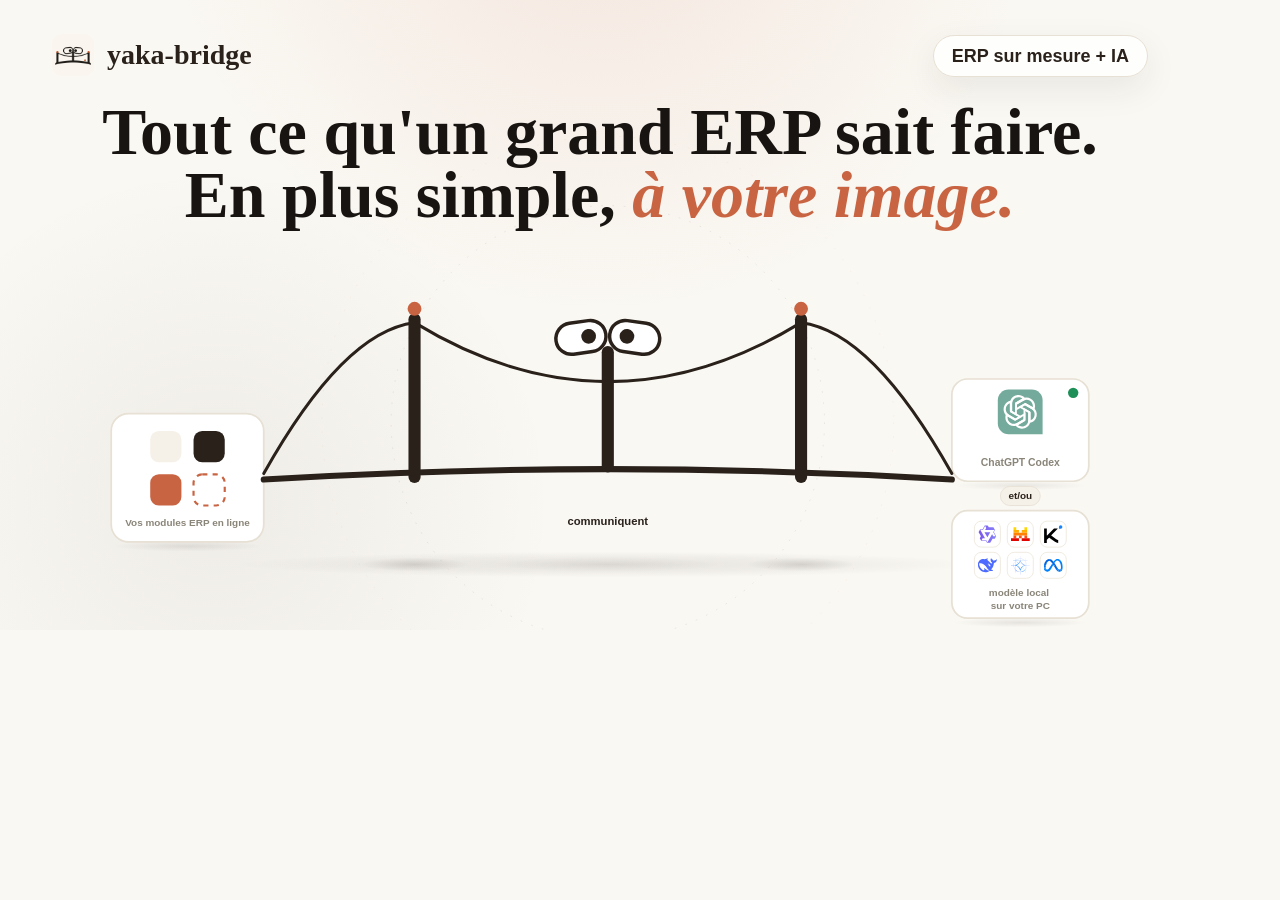
<file: public/og-capture.html>
<!doctype html>
<html lang="fr">
<head>
  <meta charset="utf-8">
  <meta name="viewport" content="width=device-width, initial-scale=1">
  <meta name="robots" content="noindex, nofollow">
  <title>Yaka-Bridge Open Graph Capture</title>
  <style>
    :root {
      --bg: #faf8f3;
      --surface: #ffffff;
      --fg: #2a211b;
      --muted: #8a8579;
      --border: #e7e0d4;
      --accent: #c96442;
      --font-display: 'Source Serif Pro', 'Source Serif 4', 'Iowan Old Style', Georgia, 'Times New Roman', serif;
      --font-body: -apple-system, BlinkMacSystemFont, 'Inter', 'Segoe UI', Roboto, 'Helvetica Neue', Arial, sans-serif;
    }

    * { box-sizing: border-box; }
    html, body {
      width: 1200px;
      height: 630px;
      margin: 0;
      overflow: hidden;
      background: var(--bg);
      color: var(--fg);
      font-family: var(--font-body);
    }

    .og-card {
      position: relative;
      width: 1200px;
      height: 630px;
      overflow: hidden;
      background:
        radial-gradient(circle at 50% -20%, rgba(201, 100, 66, .12), transparent 440px),
        radial-gradient(circle at 18% 80%, rgba(42, 33, 27, .055), transparent 340px),
        var(--bg);
    }

    .brand {
      position: absolute;
      top: 34px;
      left: 52px;
      z-index: 3;
      display: inline-flex;
      align-items: center;
      gap: 13px;
      font-family: var(--font-display);
      font-size: 28px;
      font-weight: 650;
      letter-spacing: 0;
    }

    .brand img {
      width: 42px;
      height: 42px;
      display: block;
      border-radius: 10px;
    }

    .tag {
      position: absolute;
      top: 35px;
      right: 52px;
      z-index: 3;
      display: inline-flex;
      align-items: center;
      min-height: 42px;
      padding: 0 18px;
      border: 1px solid var(--border);
      border-radius: 999px;
      background: color-mix(in srgb, var(--surface) 88%, transparent);
      box-shadow: 0 12px 34px rgba(42, 33, 27, .08);
      color: var(--fg);
      font-size: 18px;
      font-weight: 700;
      white-space: nowrap;
    }

    h1 {
      position: relative;
      z-index: 2;
      width: 1120px;
      margin: 100px auto 0;
      color: #181411;
      font-family: var(--font-display);
      font-size: 66px;
      font-weight: 650;
      line-height: .96;
      letter-spacing: 0;
      text-align: center;
      text-wrap: balance;
    }

    h1 span {
      display: block;
    }

    h1 em {
      color: var(--accent);
      font-style: italic;
    }

    .bridge-wrap {
      position: absolute;
      left: 50%;
      bottom: -12px;
      z-index: 1;
      width: 1040px;
      transform: translateX(-50%);
    }

    .bridge-wrap svg {
      display: block;
      width: 100%;
      height: auto;
      overflow: visible;
    }

    .fallback {
      display: grid;
      height: 400px;
      place-items: center;
      color: var(--muted);
      font-size: 20px;
      font-weight: 700;
    }
  </style>
</head>
<body>
  <main class="og-card" aria-label="Yaka-Bridge">
    <div class="brand">
      <img src="logo-options/yaka-bridge-app-icon-eyes-512.png" alt="">
      <span>yaka-bridge</span>
    </div>
    <div class="tag">ERP sur mesure + IA</div>
    <h1>
      <span>Tout ce qu'un grand ERP sait faire.</span>
      <span>En plus simple, <em>à votre image.</em></span>
    </h1>
    <div class="bridge-wrap" id="bridge-slot">
      <div class="fallback">Chargement du bridge...</div>
    </div>
  </main>

  <script>
    (async () => {
      const slot = document.getElementById("bridge-slot");
      try {
        const response = await fetch("index.html", { cache: "no-store" });
        const html = await response.text();
        const source = new DOMParser().parseFromString(html, "text/html");
        const svg = source.querySelector("#bridge-svg");
        if (!svg) throw new Error("Bridge SVG missing");
        slot.replaceChildren(svg.cloneNode(true));
        document.documentElement.dataset.ready = "true";
      } catch (error) {
        slot.querySelector(".fallback").textContent = "Yaka-Bridge";
        document.documentElement.dataset.ready = "error";
      }
    })();
  </script>
</body>
</html>
</file>
<file: public/booking.css>
.yb-booking-lock {
  overflow: hidden;
}

.yb-booking-backdrop[hidden] {
  display: none;
}

.yb-booking-backdrop {
  position: fixed;
  inset: 0;
  z-index: 80;
  display: grid;
  place-items: center;
  padding: 18px;
  background: rgba(42, 33, 27, .34);
  backdrop-filter: blur(14px);
}

.yb-booking-modal {
  position: relative;
  display: grid;
  grid-template-columns: minmax(230px, 300px) minmax(0, 1fr);
  width: min(980px, 100%);
  max-height: min(780px, calc(100svh - 36px));
  overflow: hidden;
  color: var(--fg, #2a211b);
  background: var(--surface, #fff);
  border: 1px solid var(--border, #ebe8e1);
  border-radius: 14px;
  box-shadow: var(--shadow-window, 0 40px 90px rgba(39, 34, 29, .16));
}

.yb-booking-side {
  display: flex;
  flex-direction: column;
  justify-content: space-between;
  min-height: 580px;
  padding: 28px;
  color: #fff;
  background:
    linear-gradient(145deg, rgba(201, 100, 66, .24), transparent 58%),
    #2a211b;
}

.yb-booking-kicker {
  margin: 0 0 14px;
  color: rgba(255, 255, 255, .68);
  font-size: 12px;
  font-weight: 700;
  letter-spacing: .08em;
  text-transform: uppercase;
}

.yb-booking-side h2 {
  margin: 0;
  color: #fff;
  font-size: clamp(28px, 4vw, 44px);
  line-height: 1.02;
}

.yb-booking-side p {
  margin: 18px 0 0;
  color: rgba(255, 255, 255, .74);
  font-size: 14px;
  line-height: 1.55;
}

.yb-booking-meta {
  display: grid;
  gap: 10px;
  margin-top: 30px;
}

.yb-booking-meta span {
  display: inline-flex;
  align-items: center;
  gap: 10px;
  min-height: 34px;
  color: rgba(255, 255, 255, .78);
  font-size: 13px;
}

.yb-booking-meta span::before {
  content: "";
  width: 7px;
  height: 7px;
  border-radius: 999px;
  background: #c96442;
  box-shadow: 0 0 0 4px rgba(201, 100, 66, .18);
}

.yb-booking-brand {
  display: flex;
  align-items: center;
  gap: 10px;
  color: rgba(255, 255, 255, .84);
  font-size: 13px;
  font-weight: 700;
}

.yb-booking-brand img {
  width: 30px;
  height: 30px;
  border-radius: 7px;
}

.yb-booking-panel {
  position: relative;
  min-width: 0;
  max-height: min(780px, calc(100svh - 36px));
  overflow: auto;
  padding: 28px;
}

.yb-booking-close {
  position: absolute;
  top: 16px;
  right: 16px;
  display: inline-grid;
  place-items: center;
  width: 36px;
  height: 36px;
  border: 1px solid var(--border, #ebe8e1);
  border-radius: 8px;
  color: var(--muted, #746f67);
  background: var(--surface, #fff);
  font: inherit;
  font-size: 24px;
  line-height: 1;
  cursor: pointer;
}

.yb-booking-close:hover {
  color: var(--strong, #2a211b);
  border-color: color-mix(in oklch, var(--accent, #c96442) 42%, var(--border, #ebe8e1));
}

.yb-booking-content {
  min-height: 520px;
  padding-top: 10px;
}

.yb-booking-topline {
  max-width: 620px;
  padding-right: 44px;
}

.yb-booking-topline h3 {
  margin: 0;
  color: var(--strong, #2a211b);
  font-family: var(--font-display, Georgia, serif);
  font-size: clamp(26px, 3vw, 36px);
  line-height: 1.08;
}

.yb-booking-topline p {
  margin: 10px 0 0;
  color: var(--muted, #746f67);
  font-size: 14px;
  line-height: 1.55;
}

.yb-booking-alert {
  margin: 18px 0 0;
  padding: 12px 14px;
  border: 1px solid color-mix(in oklch, var(--accent, #c96442) 30%, var(--border, #ebe8e1));
  border-radius: 8px;
  color: var(--fg, #2a211b);
  background: color-mix(in oklch, var(--accent-soft, #f6e7df) 70%, white);
  font-size: 13px;
  line-height: 1.45;
}

.yb-booking-alert[data-tone="danger"] {
  border-color: rgba(185, 61, 45, .24);
  background: #fff0ec;
}

.yb-booking-loader {
  display: grid;
  place-items: center;
  min-height: 360px;
  color: var(--muted, #746f67);
  font-size: 14px;
}

.yb-booking-scheduler {
  display: grid;
  grid-template-columns: minmax(0, 1.18fr) minmax(220px, .82fr);
  gap: 22px;
  margin-top: 24px;
}

.yb-booking-month {
  display: flex;
  align-items: center;
  justify-content: space-between;
  gap: 14px;
  margin-bottom: 16px;
}

.yb-booking-month strong {
  color: var(--strong, #2a211b);
  font-family: var(--font-display, Georgia, serif);
  font-size: 23px;
  font-weight: 650;
}

.yb-booking-icon-row {
  display: inline-flex;
  gap: 8px;
}

.yb-booking-icon-btn {
  display: inline-grid;
  place-items: center;
  width: 36px;
  height: 36px;
  border: 1px solid var(--border, #ebe8e1);
  border-radius: 8px;
  color: var(--fg, #2a211b);
  background: var(--surface, #fff);
  font: inherit;
  font-size: 18px;
  cursor: pointer;
}

.yb-booking-icon-btn:hover:not(:disabled) {
  border-color: color-mix(in oklch, var(--accent, #c96442) 42%, var(--border, #ebe8e1));
  background: var(--subtle, #f4f2ed);
}

.yb-booking-icon-btn:disabled {
  cursor: not-allowed;
  opacity: .42;
}

.yb-booking-weekdays,
.yb-booking-grid {
  display: grid;
  grid-template-columns: repeat(7, minmax(0, 1fr));
  gap: 7px;
}

.yb-booking-weekdays {
  margin-bottom: 8px;
  color: var(--muted, #746f67);
  font-size: 11px;
  font-weight: 800;
  text-align: center;
  text-transform: uppercase;
}

.yb-booking-day {
  display: inline-grid;
  place-items: center;
  aspect-ratio: 1;
  min-width: 0;
  border: 1px solid transparent;
  border-radius: 8px;
  color: var(--fg, #2a211b);
  background: var(--subtle, #f4f2ed);
  font: inherit;
  font-size: 13px;
  font-weight: 700;
  cursor: pointer;
}

.yb-booking-day:hover:not(:disabled) {
  border-color: color-mix(in oklch, var(--accent, #c96442) 42%, var(--border, #ebe8e1));
}

.yb-booking-day[aria-pressed="true"] {
  color: #fff;
  background: var(--accent, #c96442);
}

.yb-booking-day:disabled {
  cursor: not-allowed;
  color: color-mix(in oklch, var(--muted, #746f67) 45%, white);
  background: transparent;
}

.yb-booking-empty {
  aspect-ratio: 1;
}

.yb-booking-slots {
  min-height: 318px;
  padding: 18px;
  border: 1px solid var(--border, #ebe8e1);
  border-radius: 10px;
  background: color-mix(in oklch, var(--bg, #faf9f7) 62%, white);
}

.yb-booking-slots h4 {
  margin: 0 0 4px;
  color: var(--strong, #2a211b);
  font-family: var(--font-display, Georgia, serif);
  font-size: 21px;
  line-height: 1.15;
}

.yb-booking-slots p {
  margin: 0 0 14px;
  color: var(--muted, #746f67);
  font-size: 13px;
  line-height: 1.45;
}

.yb-booking-slot-list {
  display: grid;
  gap: 9px;
}

.yb-booking-slot {
  display: flex;
  align-items: center;
  justify-content: space-between;
  min-height: 42px;
  padding: 0 13px;
  border: 1px solid var(--border, #ebe8e1);
  border-radius: 8px;
  color: var(--fg, #2a211b);
  background: #fff;
  font: inherit;
  font-size: 14px;
  font-weight: 750;
  cursor: pointer;
}

.yb-booking-slot:hover {
  border-color: color-mix(in oklch, var(--accent, #c96442) 42%, var(--border, #ebe8e1));
}

.yb-booking-slot span:last-child {
  color: var(--muted, #746f67);
  font-size: 12px;
  font-weight: 650;
}

.yb-booking-muted {
  display: grid;
  place-items: center;
  min-height: 220px;
  color: var(--muted, #746f67);
  font-size: 14px;
  text-align: center;
}

.yb-booking-summary {
  display: flex;
  flex-wrap: wrap;
  gap: 10px;
  margin-top: 20px;
}

.yb-booking-pill {
  display: inline-flex;
  align-items: center;
  min-height: 34px;
  padding: 0 12px;
  border: 1px solid var(--border, #ebe8e1);
  border-radius: 999px;
  color: var(--fg, #2a211b);
  background: var(--subtle, #f4f2ed);
  font-size: 13px;
  font-weight: 700;
}

.yb-booking-form {
  display: grid;
  gap: 14px;
  max-width: 620px;
  margin-top: 24px;
}

.yb-booking-field {
  display: grid;
  gap: 7px;
}

.yb-booking-field label {
  color: var(--strong, #2a211b);
  font-size: 13px;
  font-weight: 750;
}

.yb-booking-field input,
.yb-booking-field textarea {
  width: 100%;
  min-height: 44px;
  padding: 10px 12px;
  border: 1px solid var(--border, #ebe8e1);
  border-radius: 8px;
  color: var(--fg, #2a211b);
  background: #fff;
  font: inherit;
  font-size: 14px;
  outline: none;
}

.yb-booking-field textarea {
  min-height: 102px;
  resize: vertical;
}

.yb-booking-field input:focus,
.yb-booking-field textarea:focus {
  border-color: var(--accent, #c96442);
  box-shadow: 0 0 0 3px color-mix(in oklch, var(--accent, #c96442) 18%, transparent);
}

.yb-booking-actions {
  display: flex;
  flex-wrap: wrap;
  gap: 10px;
  margin-top: 8px;
}

.yb-booking-btn {
  display: inline-flex;
  align-items: center;
  justify-content: center;
  min-height: 44px;
  padding: 0 16px;
  border: 1px solid var(--border, #ebe8e1);
  border-radius: 8px;
  color: var(--fg, #2a211b);
  background: #fff;
  font: inherit;
  font-size: 14px;
  font-weight: 800;
  cursor: pointer;
}

.yb-booking-btn:hover:not(:disabled) {
  border-color: color-mix(in oklch, var(--accent, #c96442) 42%, var(--border, #ebe8e1));
}

.yb-booking-btn[data-variant="primary"] {
  border-color: var(--accent, #c96442);
  color: #fff;
  background: var(--accent, #c96442);
}

.yb-booking-btn:disabled {
  cursor: wait;
  opacity: .68;
}

.yb-booking-success {
  display: grid;
  align-content: center;
  min-height: 470px;
}

.yb-booking-success-mark {
  display: grid;
  place-items: center;
  width: 54px;
  height: 54px;
  margin-bottom: 18px;
  border-radius: 50%;
  color: #fff;
  background: var(--green, #328f57);
  font-size: 26px;
  font-weight: 800;
}

.yb-booking-success h3 {
  margin: 0;
  color: var(--strong, #2a211b);
  font-family: var(--font-display, Georgia, serif);
  font-size: clamp(30px, 4vw, 44px);
}

.yb-booking-success p {
  max-width: 560px;
  margin: 12px 0 0;
  color: var(--muted, #746f67);
  font-size: 15px;
  line-height: 1.58;
}

@media (max-width: 820px) {
  .yb-booking-backdrop {
    align-items: end;
    padding: 10px;
  }

  .yb-booking-modal {
    grid-template-columns: 1fr;
    max-height: calc(100svh - 20px);
  }

  .yb-booking-side {
    min-height: 0;
    padding: 22px;
  }

  .yb-booking-side p,
  .yb-booking-meta {
    display: none;
  }

  .yb-booking-panel {
    max-height: calc(100svh - 170px);
    padding: 22px;
  }

  .yb-booking-content {
    min-height: 430px;
  }

  .yb-booking-scheduler {
    grid-template-columns: 1fr;
  }
}

@media (max-width: 480px) {
  .yb-booking-backdrop {
    padding: 0;
  }

  .yb-booking-modal {
    width: 100%;
    max-height: 100svh;
    border-radius: 0;
  }

  .yb-booking-panel {
    max-height: calc(100svh - 132px);
    padding: 18px;
  }

  .yb-booking-weekdays,
  .yb-booking-grid {
    gap: 5px;
  }

  .yb-booking-slots {
    padding: 14px;
  }

  .yb-booking-actions {
    display: grid;
  }
}
</file>
